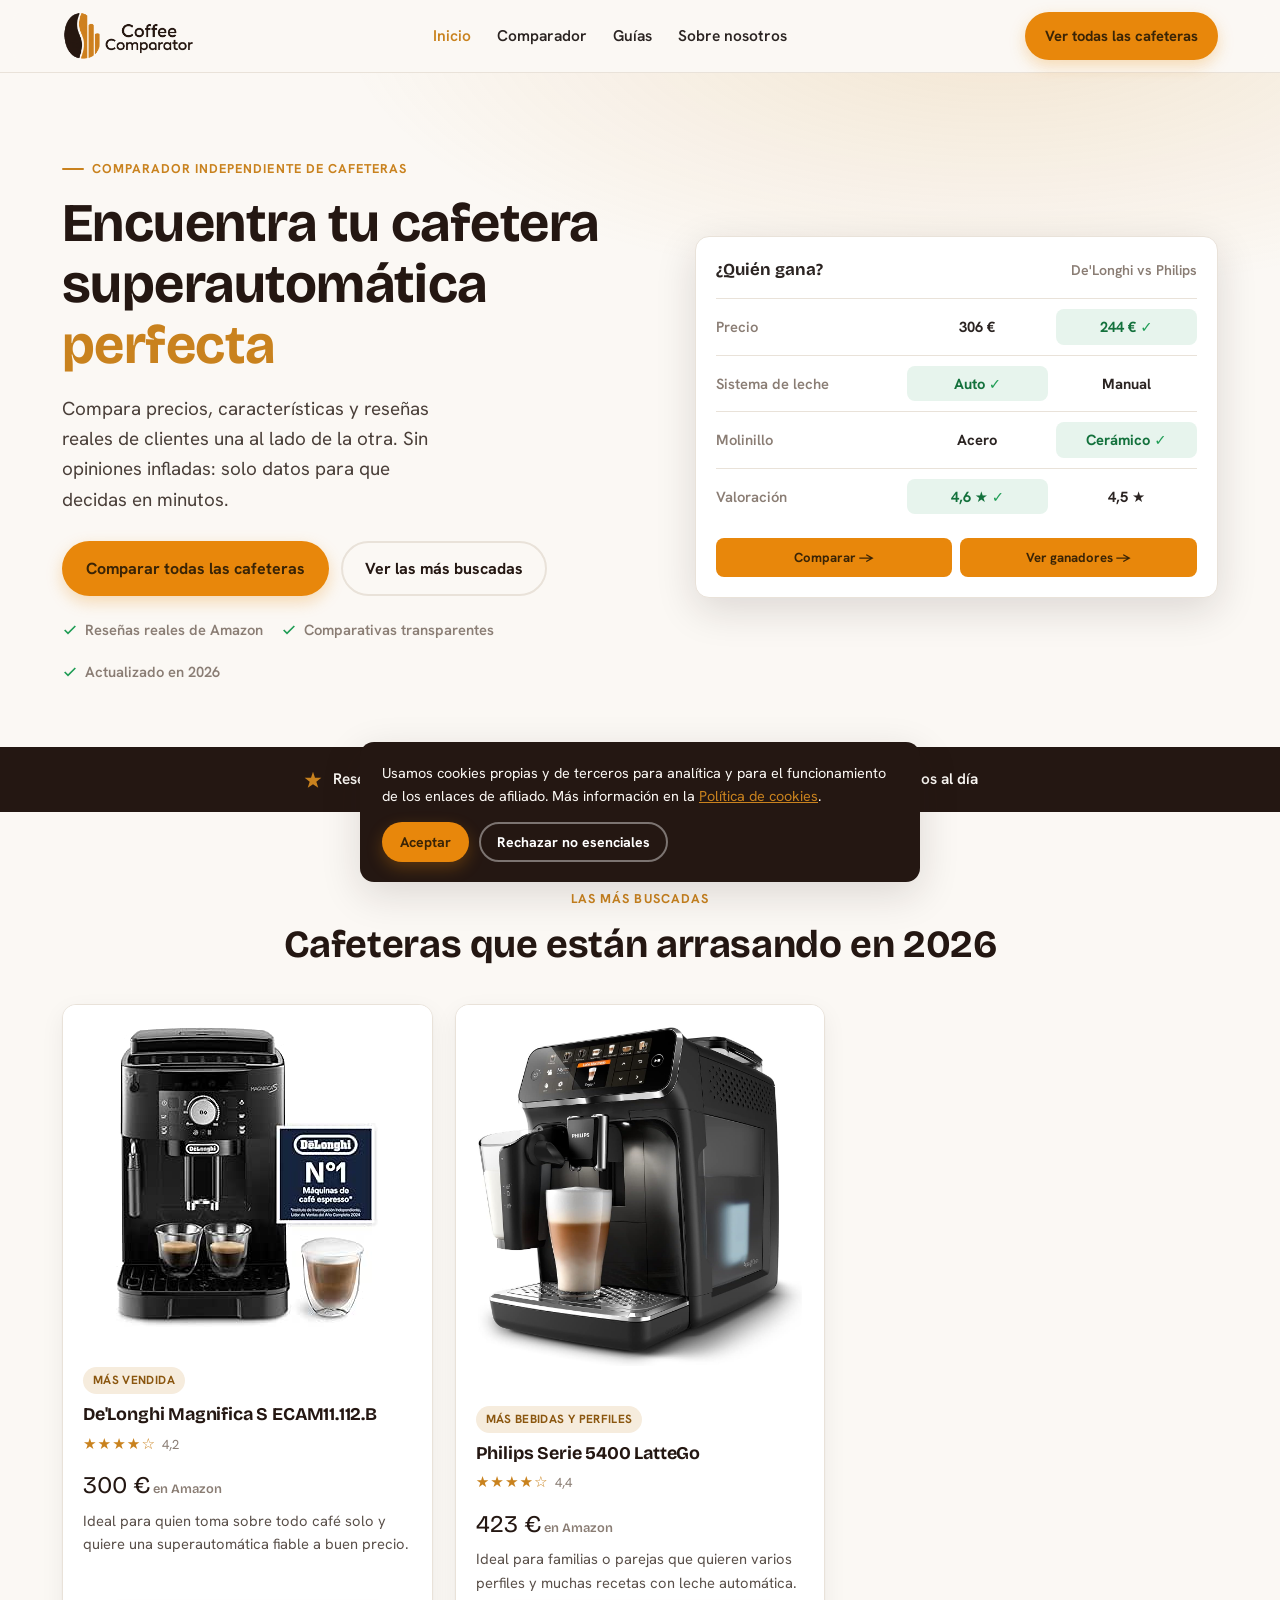
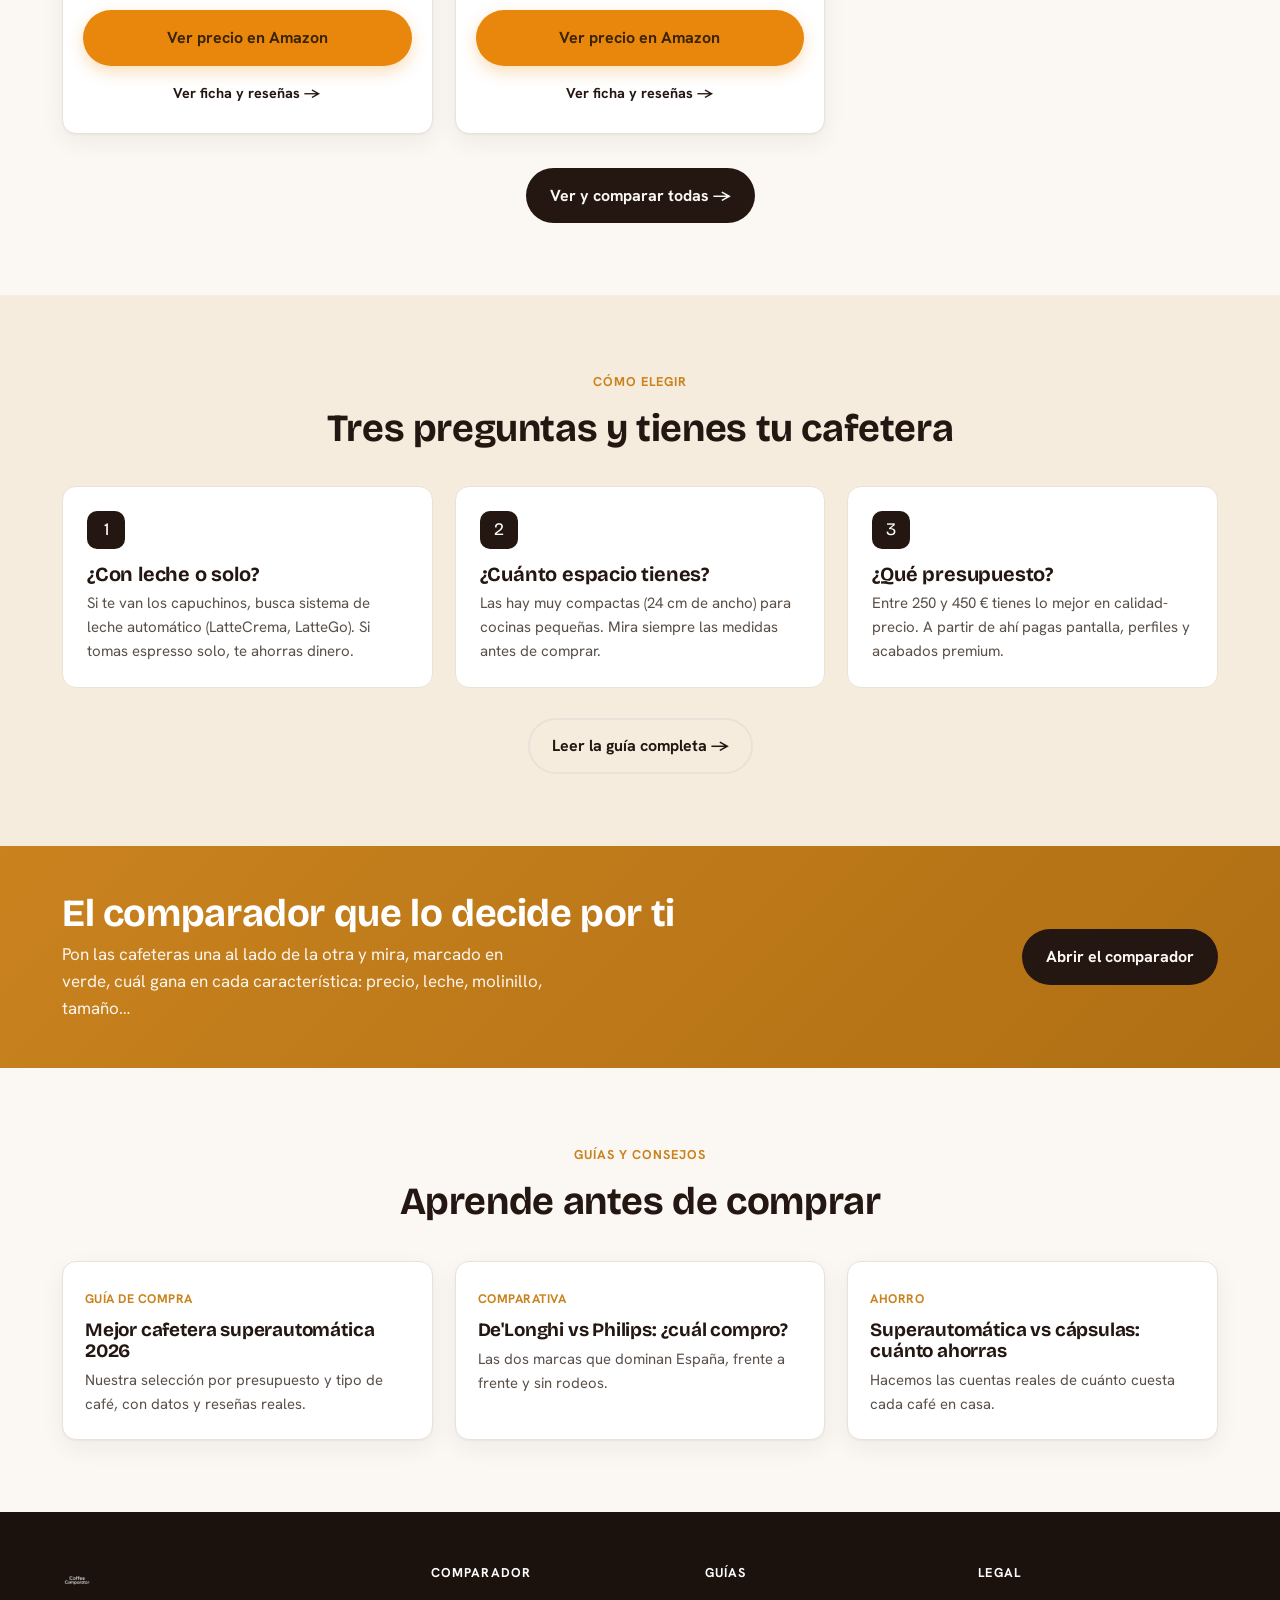
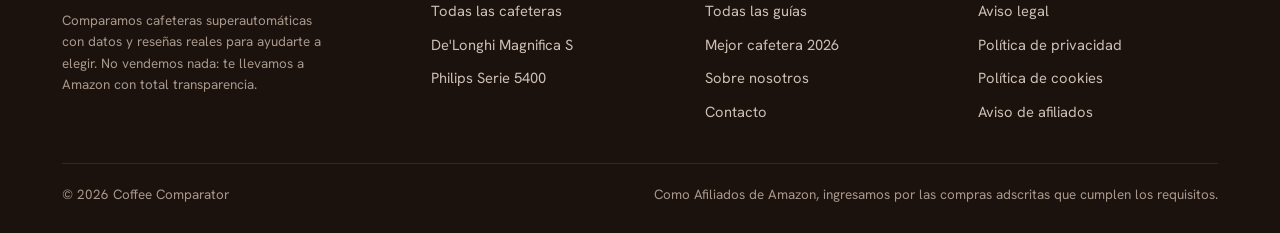
<file: index.html>
<!DOCTYPE html>
<html lang="es">
<head>
<meta charset="UTF-8">
<meta name="viewport" content="width=device-width, initial-scale=1">
<title>Coffee Comparator — Compara las mejores cafeteras superautomáticas 2026</title>
<meta name="description" content="Comparador independiente de cafeteras superautomáticas. Compara precios, características y reseñas reales de De'Longhi, Philips, Saeco y más, y elige la mejor para ti.">
<link rel="canonical" href="https://coffeecomparator.com/">
<meta property="og:type" content="website">
<meta property="og:locale" content="es_ES">
<meta property="og:title" content="Coffee Comparator — Compara las mejores cafeteras superautomáticas">
<meta property="og:description" content="Compara precios, características y reseñas reales y elige la cafetera superautomática perfecta para ti.">
<meta property="og:url" content="https://coffeecomparator.com/">
<meta property="og:image" content="https://coffeecomparator.com/img/logo.png">
<!-- hreflang listo para activar cuando exista /en/ :
<link rel="alternate" hreflang="es" href="https://coffeecomparator.com/">
<link rel="alternate" hreflang="en" href="https://coffeecomparator.com/en/"> -->
<link rel="icon" type="image/png" href="/img/favicon.png">
<link rel="preconnect" href="https://fonts.googleapis.com">
<link rel="preconnect" href="https://fonts.gstatic.com" crossorigin>
<link href="https://fonts.googleapis.com/css2?family=Bricolage+Grotesque:opsz,wght@12..96,600;12..96,700;12..96,800&family=Hanken+Grotesk:wght@400;500;600;700&display=swap" rel="stylesheet">
<link rel="stylesheet" href="/css/style.css">
<script type="application/ld+json">
{
  "@context":"https://schema.org",
  "@type":"WebSite",
  "name":"Coffee Comparator",
  "url":"https://coffeecomparator.com/",
  "inLanguage":"es",
  "description":"Comparador independiente de cafeteras superautomáticas."
}
</script>
</head>
<body>

<header class="header">
  <div class="contenedor">
    <a class="marca" href="/"><img src="/img/logo.png" alt="Coffee Comparator"></a>
    <nav class="nav" aria-label="Principal">
      <a href="/" class="activo">Inicio</a>
      <a href="/comparador.html">Comparador</a>
      <a href="/blog/">Guías</a>
      <a href="/sobre-nosotros.html">Sobre nosotros</a>
    </nav>
    <div class="header-cta">
      <a class="btn btn-amber btn-ver" href="/comparador.html">Ver todas las cafeteras</a>
      <button class="menu-btn" aria-label="Abrir menú" aria-expanded="false"><span></span><span></span><span></span></button>
    </div>
  </div>
</header>

<!-- HERO -->
<section class="hero">
  <div class="contenedor hero-grid">
    <div>
      <span class="eyebrow">Comparador independiente de cafeteras</span>
      <h1>Encuentra tu cafetera superautomática <em>perfecta</em></h1>
      <p class="lede">Compara precios, características y reseñas reales de clientes una al lado de la otra. Sin opiniones infladas: solo datos para que decidas en minutos.</p>
      <div class="hero-cta">
        <a class="btn btn-amber" href="/comparador.html">Comparar todas las cafeteras</a>
        <a class="btn btn-ghost" href="#mas-buscadas">Ver las más buscadas</a>
      </div>
      <div class="hero-tags">
        <span><svg viewBox="0 0 24 24" fill="none" stroke="currentColor" stroke-width="2.5"><path d="M20 6L9 17l-5-5"/></svg> Reseñas reales de Amazon</span>
        <span><svg viewBox="0 0 24 24" fill="none" stroke="currentColor" stroke-width="2.5"><path d="M20 6L9 17l-5-5"/></svg> Comparativas transparentes</span>
        <span><svg viewBox="0 0 24 24" fill="none" stroke="currentColor" stroke-width="2.5"><path d="M20 6L9 17l-5-5"/></svg> Actualizado en 2026</span>
      </div>
    </div>

    <!-- Elemento firma: el comparador en miniatura -->
    <div class="vs-card" aria-hidden="false">
      <div class="vs-head">
        <strong>¿Quién gana?</strong>
        <small>De'Longhi vs Philips</small>
      </div>
      <div class="vs-row">
        <span class="lab">Precio</span>
        <span class="vs-cell">306 €</span>
        <span class="vs-cell win">244 €</span>
      </div>
      <div class="vs-row">
        <span class="lab">Sistema de leche</span>
        <span class="vs-cell win">Auto</span>
        <span class="vs-cell">Manual</span>
      </div>
      <div class="vs-row">
        <span class="lab">Molinillo</span>
        <span class="vs-cell">Acero</span>
        <span class="vs-cell win">Cerámico</span>
      </div>
      <div class="vs-row">
        <span class="lab">Valoración</span>
        <span class="vs-cell win">4,6 ★</span>
        <span class="vs-cell">4,5 ★</span>
      </div>
      <div class="vs-foot">
        <a class="mini" href="/comparador.html">Comparar →</a>
        <a class="mini" href="/comparador.html">Ver ganadores →</a>
      </div>
    </div>
  </div>
</section>

<!-- TIRA DE CONFIANZA -->
<div class="trust">
  <div class="contenedor">
    <div><svg viewBox="0 0 24 24" fill="currentColor"><path d="M12 2l2.4 7.4H22l-6 4.6 2.3 7.4L12 17l-6.3 4.4L8 14 2 9.4h7.6z"/></svg> Reseñas reales de clientes</div>
    <div><svg viewBox="0 0 24 24" fill="none" stroke="currentColor" stroke-width="2"><path d="M9 11l3 3L22 4"/><path d="M21 12v7a2 2 0 0 1-2 2H5a2 2 0 0 1-2-2V5a2 2 0 0 1 2-2h11"/></svg> Comparativas lado a lado</div>
    <div><svg viewBox="0 0 24 24" fill="none" stroke="currentColor" stroke-width="2"><circle cx="12" cy="12" r="10"/><path d="M12 6v6l4 2"/></svg> Datos y precios al día</div>
  </div>
</div>

<!-- MÁS BUSCADAS -->
<section class="seccion" id="mas-buscadas">
  <div class="contenedor">
    <div class="centrado">
      <span class="eyebrow">Las más buscadas</span>
      <h2>Cafeteras que están arrasando en 2026</h2>
    </div>
    <div class="grid grid-3" id="cards-destacadas" style="margin-top:38px"></div>
    <div class="centrado" style="margin-top:34px">
      <a class="btn btn-espresso" href="/comparador.html">Ver y comparar todas →</a>
    </div>
  </div>
</section>

<!-- CÓMO ELEGIR -->
<section class="seccion" style="background:var(--crema-soft)">
  <div class="contenedor">
    <div class="centrado">
      <span class="eyebrow">Cómo elegir</span>
      <h2>Tres preguntas y tienes tu cafetera</h2>
    </div>
    <div class="pasos">
      <div class="paso">
        <div class="num">1</div>
        <h3>¿Con leche o solo?</h3>
        <p>Si te van los capuchinos, busca sistema de leche automático (LatteCrema, LatteGo). Si tomas espresso solo, te ahorras dinero.</p>
      </div>
      <div class="paso">
        <div class="num">2</div>
        <h3>¿Cuánto espacio tienes?</h3>
        <p>Las hay muy compactas (24 cm de ancho) para cocinas pequeñas. Mira siempre las medidas antes de comprar.</p>
      </div>
      <div class="paso">
        <div class="num">3</div>
        <h3>¿Qué presupuesto?</h3>
        <p>Entre 250 y 450 € tienes lo mejor en calidad-precio. A partir de ahí pagas pantalla, perfiles y acabados premium.</p>
      </div>
    </div>
    <div class="centrado" style="margin-top:30px">
      <a class="btn btn-ghost" href="/blog/mejor-cafetera-superautomatica.html">Leer la guía completa →</a>
    </div>
  </div>
</section>

<!-- BANDA COMPARADOR -->
<div class="banda">
  <div class="contenedor">
    <div>
      <h2>El comparador que lo decide por ti</h2>
      <p>Pon las cafeteras una al lado de la otra y mira, marcado en verde, cuál gana en cada característica: precio, leche, molinillo, tamaño…</p>
    </div>
    <a class="btn btn-espresso" href="/comparador.html">Abrir el comparador</a>
  </div>
</div>

<!-- GUÍAS / BLOG -->
<section class="seccion">
  <div class="contenedor">
    <div class="centrado">
      <span class="eyebrow">Guías y consejos</span>
      <h2>Aprende antes de comprar</h2>
    </div>
    <div class="grid grid-3" style="margin-top:38px">
      <a class="post" href="/blog/mejor-cafetera-superautomatica.html">
        <div class="post-body">
          <span class="cat">Guía de compra</span>
          <h3>Mejor cafetera superautomática 2026</h3>
          <p>Nuestra selección por presupuesto y tipo de café, con datos y reseñas reales.</p>
        </div>
      </a>
      <a class="post" href="/blog/">
        <div class="post-body">
          <span class="cat">Comparativa</span>
          <h3>De'Longhi vs Philips: ¿cuál compro?</h3>
          <p>Las dos marcas que dominan España, frente a frente y sin rodeos.</p>
        </div>
      </a>
      <a class="post" href="/blog/">
        <div class="post-body">
          <span class="cat">Ahorro</span>
          <h3>Superautomática vs cápsulas: cuánto ahorras</h3>
          <p>Hacemos las cuentas reales de cuánto cuesta cada café en casa.</p>
        </div>
      </a>
    </div>
  </div>
</section>

<footer class="footer">
  <div class="contenedor">
    <div class="footer-grid">
      <div>
        <img src="/img/logo-texto.png" alt="Coffee Comparator">
        <p class="disclosure">Comparamos cafeteras superautomáticas con datos y reseñas reales para ayudarte a elegir. No vendemos nada: te llevamos a Amazon con total transparencia.</p>
      </div>
      <div>
        <h4>Comparador</h4>
        <a href="/comparador.html">Todas las cafeteras</a>
        <a href="/cafeteras/delonghi-magnifica-s.html">De'Longhi Magnifica S</a>
        <a href="/cafeteras/philips-serie-5400.html">Philips Serie 5400</a>
      </div>
      <div>
        <h4>Guías</h4>
        <a href="/blog/">Todas las guías</a>
        <a href="/blog/mejor-cafetera-superautomatica.html">Mejor cafetera 2026</a>
        <a href="/sobre-nosotros.html">Sobre nosotros</a>
        <a href="/contacto.html">Contacto</a>
      </div>
      <div>
        <h4>Legal</h4>
        <a href="/legal/aviso-legal.html">Aviso legal</a>
        <a href="/legal/politica-privacidad.html">Política de privacidad</a>
        <a href="/legal/politica-cookies.html">Política de cookies</a>
        <a href="/legal/aviso-afiliados.html">Aviso de afiliados</a>
      </div>
    </div>
    <div class="footer-bottom">
      <span>© <span class="year">2026</span> Coffee Comparator</span>
      <span>Como Afiliados de Amazon, ingresamos por las compras adscritas que cumplen los requisitos.</span>
    </div>
  </div>
</footer>

<div class="cookies" id="cookies" role="dialog" aria-live="polite" aria-label="Aviso de cookies">
  <p>Usamos cookies propias y de terceros para analítica y para el funcionamiento de los enlaces de afiliado. Más información en la <a href="/legal/politica-cookies.html">Política de cookies</a>.</p>
  <div class="cookie-acc">
    <button class="btn btn-amber" data-cookie="accept">Aceptar</button>
    <button class="btn btn-ghost" data-cookie="reject" style="color:#fff;border-color:rgba(255,255,255,.4)">Rechazar no esenciales</button>
  </div>
</div>

<script src="/data/cafeteras.js"></script>
<script>
/* Render de las tarjetas destacadas en la home desde el archivo de datos */
(function(){
  var cont = document.getElementById("cards-destacadas");
  if(!cont || !window.CAFETERAS) return;
  cont.innerHTML = window.CAFETERAS.map(function(c){
    var full = Math.round(c.rating);
    var stars = "★".repeat(full)+"☆".repeat(5-full);
    return '<article class="card">'+
      '<div class="card-img"><img src="'+c.imagen+'" alt="'+c.marca+' '+c.nombre+'" loading="lazy" onerror="this.style.visibility=\'hidden\'"></div>'+
      '<div class="card-body">'+
        '<span class="badge">'+c.destacado+'</span>'+
        '<h3>'+c.marca+' '+c.nombre.split(" ").slice(0,3).join(" ")+'</h3>'+
        '<div class="stars">'+stars+'<small>'+c.rating.toFixed(1).replace(".",",")+'</small></div>'+
        '<div class="precio">'+c.precio+' €<small> en Amazon</small></div>'+
        '<p class="resumen">Ideal para '+c.idealPara+'.</p>'+
        '<div class="acciones">'+
          '<a class="btn btn-amber" rel="sponsored nofollow noopener" target="_blank" href="'+c.enlace+'">Ver precio en Amazon</a>'+
          '<a class="link-mas" href="/cafeteras/'+c.slug+'.html">Ver ficha y reseñas →</a>'+
        '</div>'+
      '</div>'+
    '</article>';
  }).join("");
})();
</script>
<script src="/js/main.js"></script>
</body>
</html>
</file>
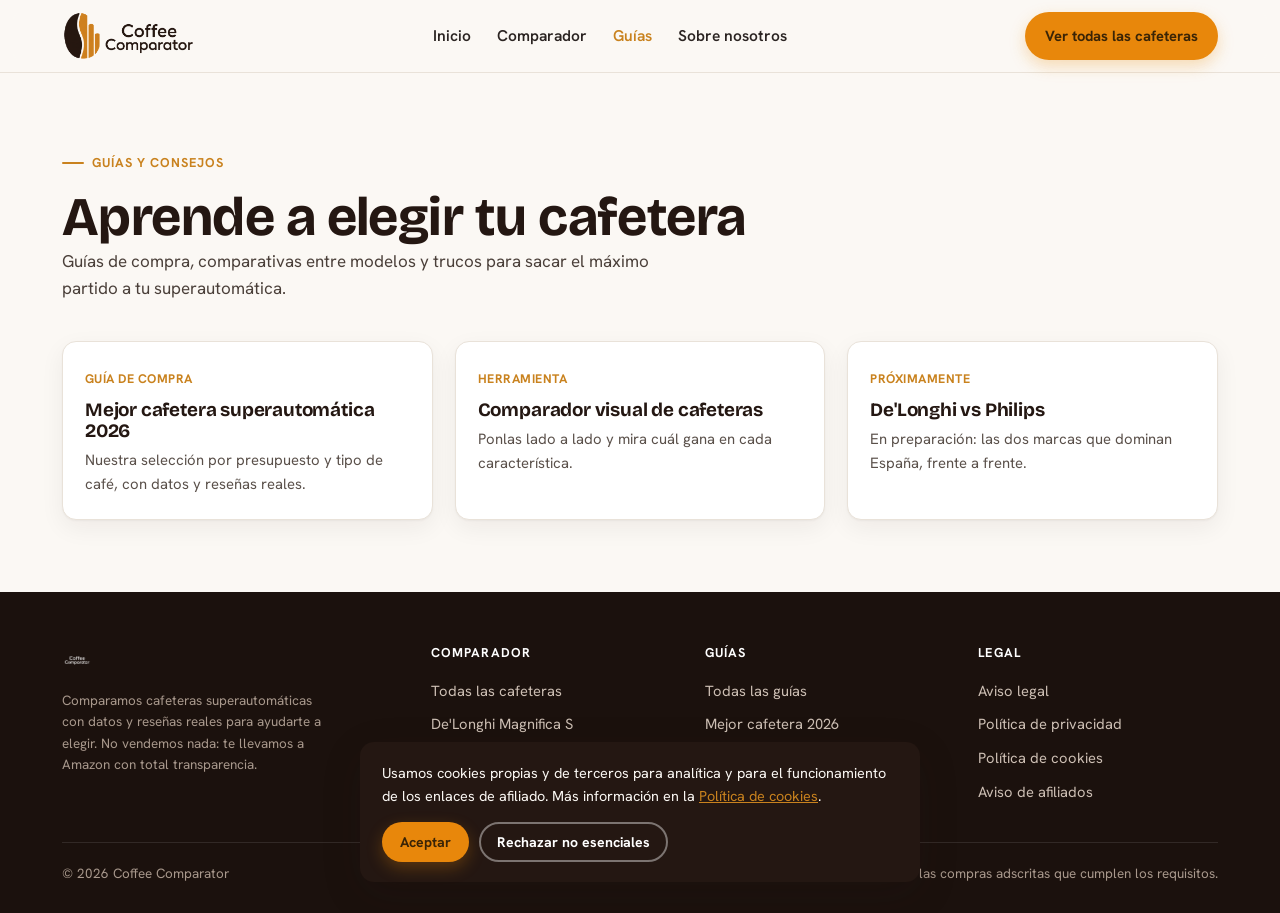
<file: blog/index.html>
<!DOCTYPE html>
<html lang="es">
<head>
<meta charset="UTF-8">
<meta name="viewport" content="width=device-width, initial-scale=1">
<title>Guías y comparativas de cafeteras | Coffee Comparator</title>
<meta name="description" content="Guías de compra, comparativas y consejos para elegir tu cafetera superautomática.">
<link rel="canonical" href="https://coffeecomparator.com/blog/">
<meta property="og:type" content="website">
<meta property="og:locale" content="es_ES">
<meta property="og:title" content="Guías y comparativas de cafeteras | Coffee Comparator">
<meta property="og:description" content="Guías de compra, comparativas y consejos para elegir tu cafetera superautomática.">
<meta property="og:url" content="https://coffeecomparator.com/blog/">
<meta property="og:image" content="https://coffeecomparator.com/img/logo.png">
<link rel="icon" type="image/png" href="/img/favicon.png">
<link rel="preconnect" href="https://fonts.googleapis.com">
<link rel="preconnect" href="https://fonts.gstatic.com" crossorigin>
<link href="https://fonts.googleapis.com/css2?family=Bricolage+Grotesque:opsz,wght@12..96,600;12..96,700;12..96,800&family=Hanken+Grotesk:wght@400;500;600;700&display=swap" rel="stylesheet">
<link rel="stylesheet" href="/css/style.css">

</head>
<body>
<header class="header">
  <div class="contenedor">
    <a class="marca" href="/"><img src="/img/logo.png" alt="Coffee Comparator"></a>
    <nav class="nav" aria-label="Principal">
      <a href="/">Inicio</a>
      <a href="/comparador.html">Comparador</a>
      <a href="/blog/" class="activo">Guías</a>
      <a href="/sobre-nosotros.html">Sobre nosotros</a>
    </nav>
    <div class="header-cta">
      <a class="btn btn-amber btn-ver" href="/comparador.html">Ver todas las cafeteras</a>
      <button class="menu-btn" aria-label="Abrir menú" aria-expanded="false"><span></span><span></span><span></span></button>
    </div>
  </div>
</header>
<section class="seccion">
  <div class="contenedor">
    <span class="eyebrow">Guías y consejos</span>
    <h1>Aprende a elegir tu cafetera</h1>
    <p style="max-width:60ch;color:#4a3f39">Guías de compra, comparativas entre modelos y trucos para sacar el máximo partido a tu superautomática.</p>
    <div class="grid grid-3" style="margin-top:38px">
      <a class="post" href="/blog/mejor-cafetera-superautomatica.html"><div class="post-body"><span class="cat">Guía de compra</span><h3>Mejor cafetera superautomática 2026</h3><p>Nuestra selección por presupuesto y tipo de café, con datos y reseñas reales.</p></div></a>
      <a class="post" href="/comparador.html"><div class="post-body"><span class="cat">Herramienta</span><h3>Comparador visual de cafeteras</h3><p>Ponlas lado a lado y mira cuál gana en cada característica.</p></div></a>
      <article class="post"><div class="post-body"><span class="cat">Próximamente</span><h3>De'Longhi vs Philips</h3><p>En preparación: las dos marcas que dominan España, frente a frente.</p></div></article>
    </div>
  </div>
</section>
<footer class="footer">
  <div class="contenedor">
    <div class="footer-grid">
      <div>
        <img src="/img/logo-texto.png" alt="Coffee Comparator">
        <p class="disclosure">Comparamos cafeteras superautomáticas con datos y reseñas reales para ayudarte a elegir. No vendemos nada: te llevamos a Amazon con total transparencia.</p>
      </div>
      <div>
        <h4>Comparador</h4>
        <a href="/comparador.html">Todas las cafeteras</a>
        <a href="/cafeteras/delonghi-magnifica-s.html">De'Longhi Magnifica S</a>
        <a href="/cafeteras/philips-serie-5400.html">Philips Serie 5400</a>
      </div>
      <div>
        <h4>Guías</h4>
        <a href="/blog/">Todas las guías</a>
        <a href="/blog/mejor-cafetera-superautomatica.html">Mejor cafetera 2026</a>
        <a href="/sobre-nosotros.html">Sobre nosotros</a>
        <a href="/contacto.html">Contacto</a>
      </div>
      <div>
        <h4>Legal</h4>
        <a href="/legal/aviso-legal.html">Aviso legal</a>
        <a href="/legal/politica-privacidad.html">Política de privacidad</a>
        <a href="/legal/politica-cookies.html">Política de cookies</a>
        <a href="/legal/aviso-afiliados.html">Aviso de afiliados</a>
      </div>
    </div>
    <div class="footer-bottom">
      <span>© <span class="year">2026</span> Coffee Comparator</span>
      <span>Como Afiliados de Amazon, ingresamos por las compras adscritas que cumplen los requisitos.</span>
    </div>
  </div>
</footer>

<div class="cookies" id="cookies" role="dialog" aria-live="polite" aria-label="Aviso de cookies">
  <p>Usamos cookies propias y de terceros para analítica y para el funcionamiento de los enlaces de afiliado. Más información en la <a href="/legal/politica-cookies.html">Política de cookies</a>.</p>
  <div class="cookie-acc">
    <button class="btn btn-amber" data-cookie="accept">Aceptar</button>
    <button class="btn btn-ghost" data-cookie="reject" style="color:#fff;border-color:rgba(255,255,255,.4)">Rechazar no esenciales</button>
  </div>
</div>

<script src="/data/cafeteras.js"></script>
<script src="/js/main.js"></script>
</body>
</html>
</file>
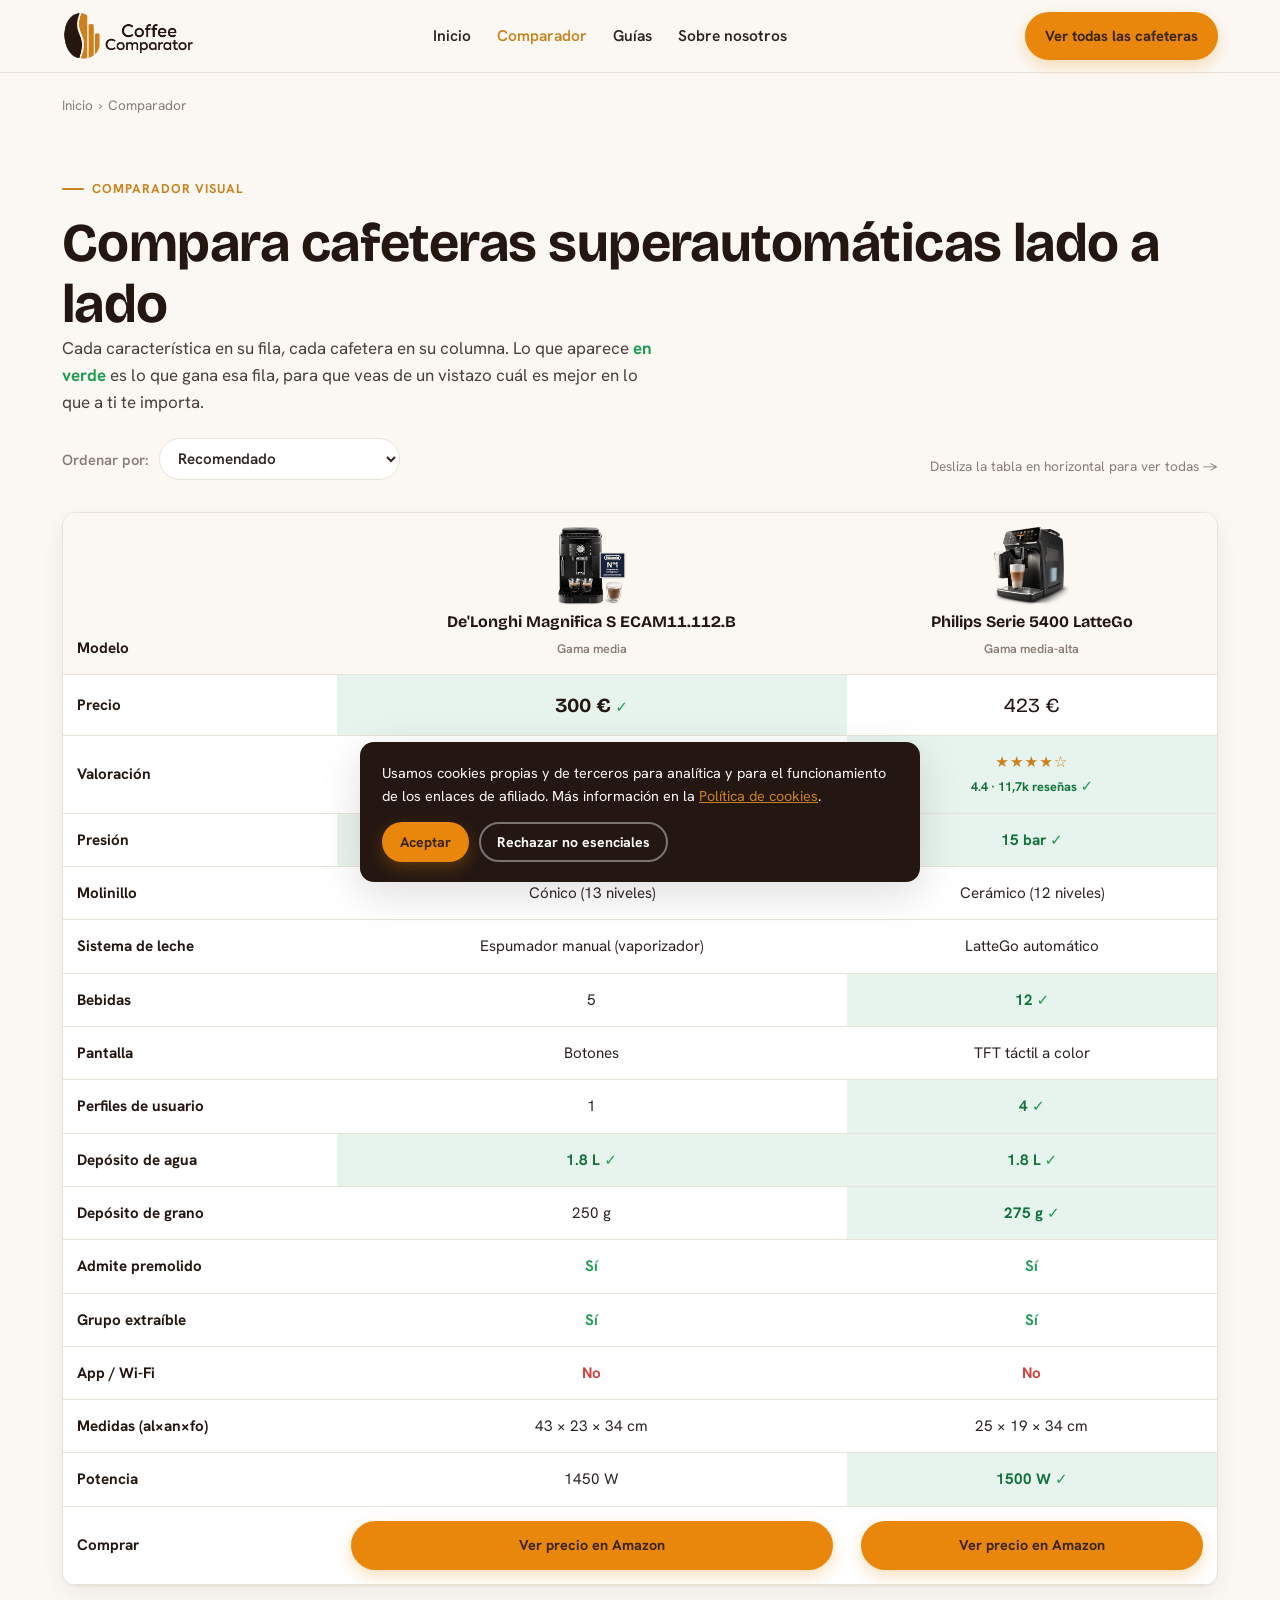
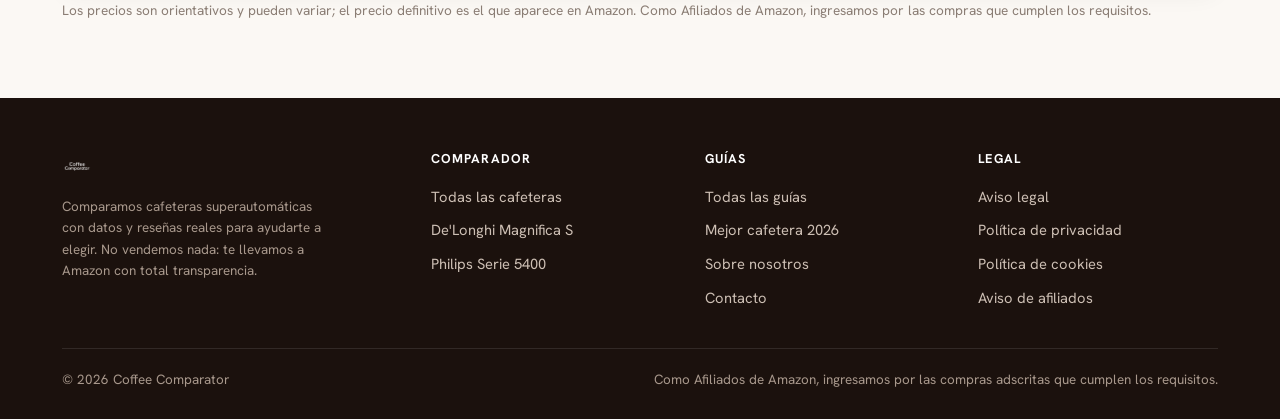
<file: comparador.html>
<!DOCTYPE html>
<html lang="es">
<head>
<meta charset="UTF-8">
<meta name="viewport" content="width=device-width, initial-scale=1">
<title>Comparador de cafeteras superautomáticas 2026 | Coffee Comparator</title>
<meta name="description" content="Compara cafeteras superautomáticas lado a lado: precio, presión, sistema de leche, molinillo y más. Marcamos en verde cuál gana en cada característica.">
<link rel="canonical" href="https://coffeecomparator.com/comparador.html">
<meta property="og:type" content="website">
<meta property="og:locale" content="es_ES">
<meta property="og:title" content="Comparador de cafeteras superautomáticas 2026">
<meta property="og:description" content="Compara cafeteras lado a lado y descubre cuál gana en cada característica.">
<meta property="og:url" content="https://coffeecomparator.com/comparador.html">
<meta property="og:image" content="https://coffeecomparator.com/img/logo.png">
<link rel="icon" type="image/png" href="/img/favicon.png">
<link rel="preconnect" href="https://fonts.googleapis.com">
<link rel="preconnect" href="https://fonts.gstatic.com" crossorigin>
<link href="https://fonts.googleapis.com/css2?family=Bricolage+Grotesque:opsz,wght@12..96,600;12..96,700;12..96,800&family=Hanken+Grotesk:wght@400;500;600;700&display=swap" rel="stylesheet">
<link rel="stylesheet" href="/css/style.css">
</head>
<body>

<header class="header">
  <div class="contenedor">
    <a class="marca" href="/"><img src="/img/logo.png" alt="Coffee Comparator"></a>
    <nav class="nav" aria-label="Principal">
      <a href="/">Inicio</a>
      <a href="/comparador.html" class="activo">Comparador</a>
      <a href="/blog/">Guías</a>
      <a href="/sobre-nosotros.html">Sobre nosotros</a>
    </nav>
    <div class="header-cta">
      <a class="btn btn-amber btn-ver" href="/comparador.html">Ver todas las cafeteras</a>
      <button class="menu-btn" aria-label="Abrir menú" aria-expanded="false"><span></span><span></span><span></span></button>
    </div>
  </div>
</header>

<div class="contenedor">
  <nav class="breadcrumb" aria-label="Ruta"><a href="/">Inicio</a><span>›</span>Comparador</nav>
</div>

<section class="cmp-intro">
  <div class="contenedor">
    <span class="eyebrow">Comparador visual</span>
    <h1>Compara cafeteras superautomáticas lado a lado</h1>
    <p style="max-width:60ch;color:#4a3f39">Cada característica en su fila, cada cafetera en su columna. Lo que aparece <span class="si">en verde</span> es lo que gana esa fila, para que veas de un vistazo cuál es mejor en lo que a ti te importa.</p>

    <div class="cmp-toolbar">
      <div class="orden">
        <label for="cmp-orden">Ordenar por:</label>
        <select id="cmp-orden">
          <option value="default">Recomendado</option>
          <option value="precio">Precio (más barato primero)</option>
          <option value="rating">Mejor valoradas</option>
        </select>
      </div>
      <span class="cmp-nota">Desliza la tabla en horizontal para ver todas →</span>
    </div>
  </div>
</section>

<div class="contenedor" style="padding-bottom:60px">
  <div class="cmp-scroll">
    <div id="cmp-tabla"></div>
  </div>
  <p class="cmp-nota">Los precios son orientativos y pueden variar; el precio definitivo es el que aparece en Amazon. Como Afiliados de Amazon, ingresamos por las compras que cumplen los requisitos.</p>
</div>

<footer class="footer">
  <div class="contenedor">
    <div class="footer-grid">
      <div>
        <img src="/img/logo-texto.png" alt="Coffee Comparator">
        <p class="disclosure">Comparamos cafeteras superautomáticas con datos y reseñas reales para ayudarte a elegir. No vendemos nada: te llevamos a Amazon con total transparencia.</p>
      </div>
      <div>
        <h4>Comparador</h4>
        <a href="/comparador.html">Todas las cafeteras</a>
        <a href="/cafeteras/delonghi-magnifica-s.html">De'Longhi Magnifica S</a>
        <a href="/cafeteras/philips-serie-5400.html">Philips Serie 5400</a>
      </div>
      <div>
        <h4>Guías</h4>
        <a href="/blog/">Todas las guías</a>
        <a href="/blog/mejor-cafetera-superautomatica.html">Mejor cafetera 2026</a>
        <a href="/sobre-nosotros.html">Sobre nosotros</a>
        <a href="/contacto.html">Contacto</a>
      </div>
      <div>
        <h4>Legal</h4>
        <a href="/legal/aviso-legal.html">Aviso legal</a>
        <a href="/legal/politica-privacidad.html">Política de privacidad</a>
        <a href="/legal/politica-cookies.html">Política de cookies</a>
        <a href="/legal/aviso-afiliados.html">Aviso de afiliados</a>
      </div>
    </div>
    <div class="footer-bottom">
      <span>© <span class="year">2026</span> Coffee Comparator</span>
      <span>Como Afiliados de Amazon, ingresamos por las compras adscritas que cumplen los requisitos.</span>
    </div>
  </div>
</footer>

<div class="cookies" id="cookies" role="dialog" aria-live="polite" aria-label="Aviso de cookies">
  <p>Usamos cookies propias y de terceros para analítica y para el funcionamiento de los enlaces de afiliado. Más información en la <a href="/legal/politica-cookies.html">Política de cookies</a>.</p>
  <div class="cookie-acc">
    <button class="btn btn-amber" data-cookie="accept">Aceptar</button>
    <button class="btn btn-ghost" data-cookie="reject" style="color:#fff;border-color:rgba(255,255,255,.4)">Rechazar no esenciales</button>
  </div>
</div>

<script src="/data/cafeteras.js"></script>
<script src="/js/comparador.js"></script>
<script src="/js/main.js"></script>
</body>
</html>
</file>
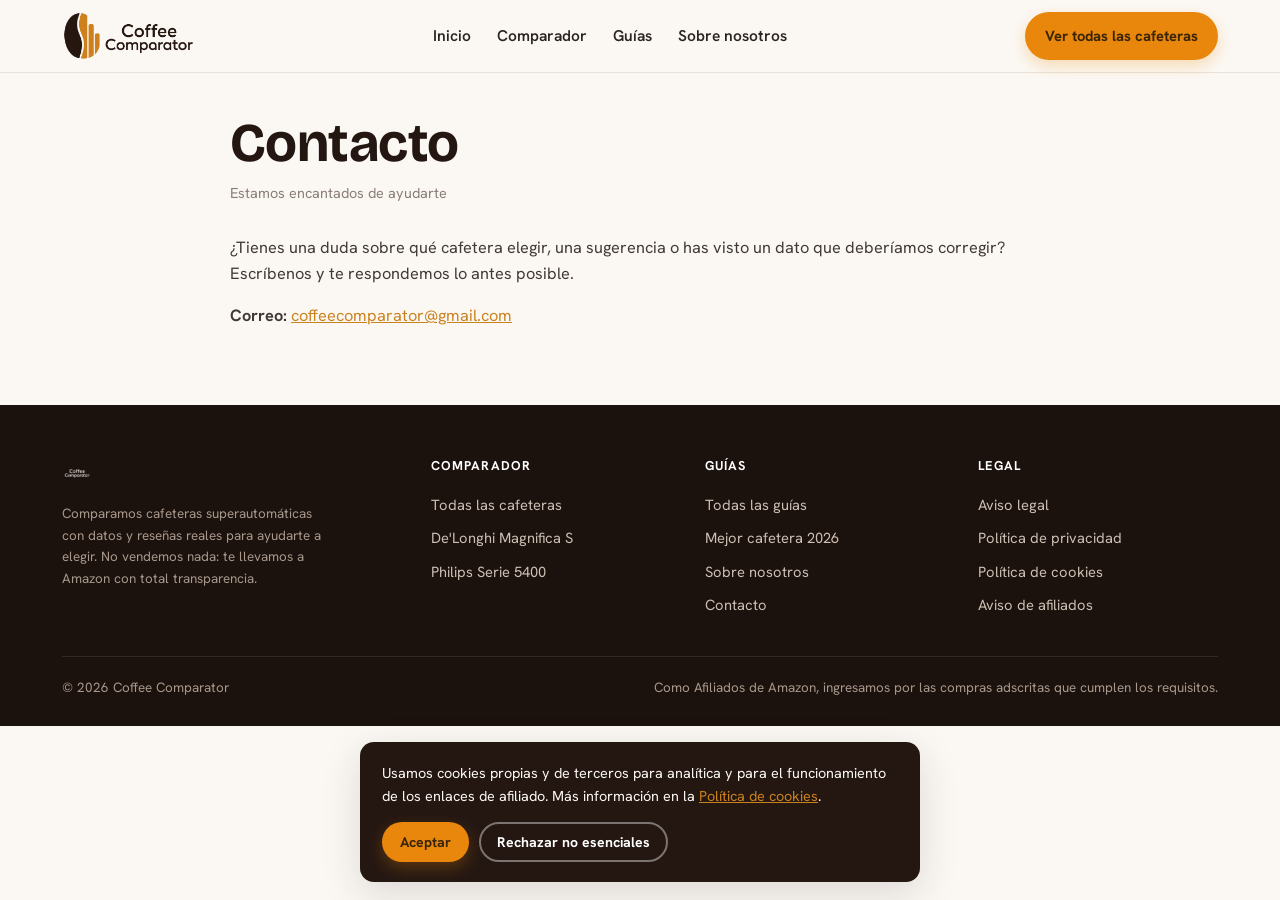
<file: contacto.html>
<!DOCTYPE html>
<html lang="es">
<head>
<meta charset="UTF-8">
<meta name="viewport" content="width=device-width, initial-scale=1">
<title>Contacto | Coffee Comparator</title>
<meta name="description" content="¿Tienes una duda o sugerencia sobre cafeteras? Escríbenos.">
<link rel="canonical" href="https://coffeecomparator.com/contacto.html">
<meta property="og:type" content="website">
<meta property="og:locale" content="es_ES">
<meta property="og:title" content="Contacto | Coffee Comparator">
<meta property="og:description" content="¿Tienes una duda o sugerencia sobre cafeteras? Escríbenos.">
<meta property="og:url" content="https://coffeecomparator.com/contacto.html">
<meta property="og:image" content="https://coffeecomparator.com/img/logo.png">
<link rel="icon" type="image/png" href="/img/favicon.png">
<link rel="preconnect" href="https://fonts.googleapis.com">
<link rel="preconnect" href="https://fonts.gstatic.com" crossorigin>
<link href="https://fonts.googleapis.com/css2?family=Bricolage+Grotesque:opsz,wght@12..96,600;12..96,700;12..96,800&family=Hanken+Grotesk:wght@400;500;600;700&display=swap" rel="stylesheet">
<link rel="stylesheet" href="/css/style.css">

</head>
<body>
<header class="header">
  <div class="contenedor">
    <a class="marca" href="/"><img src="/img/logo.png" alt="Coffee Comparator"></a>
    <nav class="nav" aria-label="Principal">
      <a href="/">Inicio</a>
      <a href="/comparador.html">Comparador</a>
      <a href="/blog/">Guías</a>
      <a href="/sobre-nosotros.html">Sobre nosotros</a>
    </nav>
    <div class="header-cta">
      <a class="btn btn-amber btn-ver" href="/comparador.html">Ver todas las cafeteras</a>
      <button class="menu-btn" aria-label="Abrir menú" aria-expanded="false"><span></span><span></span><span></span></button>
    </div>
  </div>
</header>
<main class="contenedor doc">
  <h1>Contacto</h1>
  <p class="meta">Estamos encantados de ayudarte</p>
  <p>¿Tienes una duda sobre qué cafetera elegir, una sugerencia o has visto un dato que deberíamos corregir? Escríbenos y te respondemos lo antes posible.</p>
  <p><strong>Correo:</strong> <a href="mailto:coffeecomparator@gmail.com">coffeecomparator@gmail.com</a></p>
  
</main>
<footer class="footer">
  <div class="contenedor">
    <div class="footer-grid">
      <div>
        <img src="/img/logo-texto.png" alt="Coffee Comparator">
        <p class="disclosure">Comparamos cafeteras superautomáticas con datos y reseñas reales para ayudarte a elegir. No vendemos nada: te llevamos a Amazon con total transparencia.</p>
      </div>
      <div>
        <h4>Comparador</h4>
        <a href="/comparador.html">Todas las cafeteras</a>
        <a href="/cafeteras/delonghi-magnifica-s.html">De'Longhi Magnifica S</a>
        <a href="/cafeteras/philips-serie-5400.html">Philips Serie 5400</a>
      </div>
      <div>
        <h4>Guías</h4>
        <a href="/blog/">Todas las guías</a>
        <a href="/blog/mejor-cafetera-superautomatica.html">Mejor cafetera 2026</a>
        <a href="/sobre-nosotros.html">Sobre nosotros</a>
        <a href="/contacto.html">Contacto</a>
      </div>
      <div>
        <h4>Legal</h4>
        <a href="/legal/aviso-legal.html">Aviso legal</a>
        <a href="/legal/politica-privacidad.html">Política de privacidad</a>
        <a href="/legal/politica-cookies.html">Política de cookies</a>
        <a href="/legal/aviso-afiliados.html">Aviso de afiliados</a>
      </div>
    </div>
    <div class="footer-bottom">
      <span>© <span class="year">2026</span> Coffee Comparator</span>
      <span>Como Afiliados de Amazon, ingresamos por las compras adscritas que cumplen los requisitos.</span>
    </div>
  </div>
</footer>

<div class="cookies" id="cookies" role="dialog" aria-live="polite" aria-label="Aviso de cookies">
  <p>Usamos cookies propias y de terceros para analítica y para el funcionamiento de los enlaces de afiliado. Más información en la <a href="/legal/politica-cookies.html">Política de cookies</a>.</p>
  <div class="cookie-acc">
    <button class="btn btn-amber" data-cookie="accept">Aceptar</button>
    <button class="btn btn-ghost" data-cookie="reject" style="color:#fff;border-color:rgba(255,255,255,.4)">Rechazar no esenciales</button>
  </div>
</div>

<script src="/data/cafeteras.js"></script>
<script src="/js/main.js"></script>
</body>
</html>
</file>
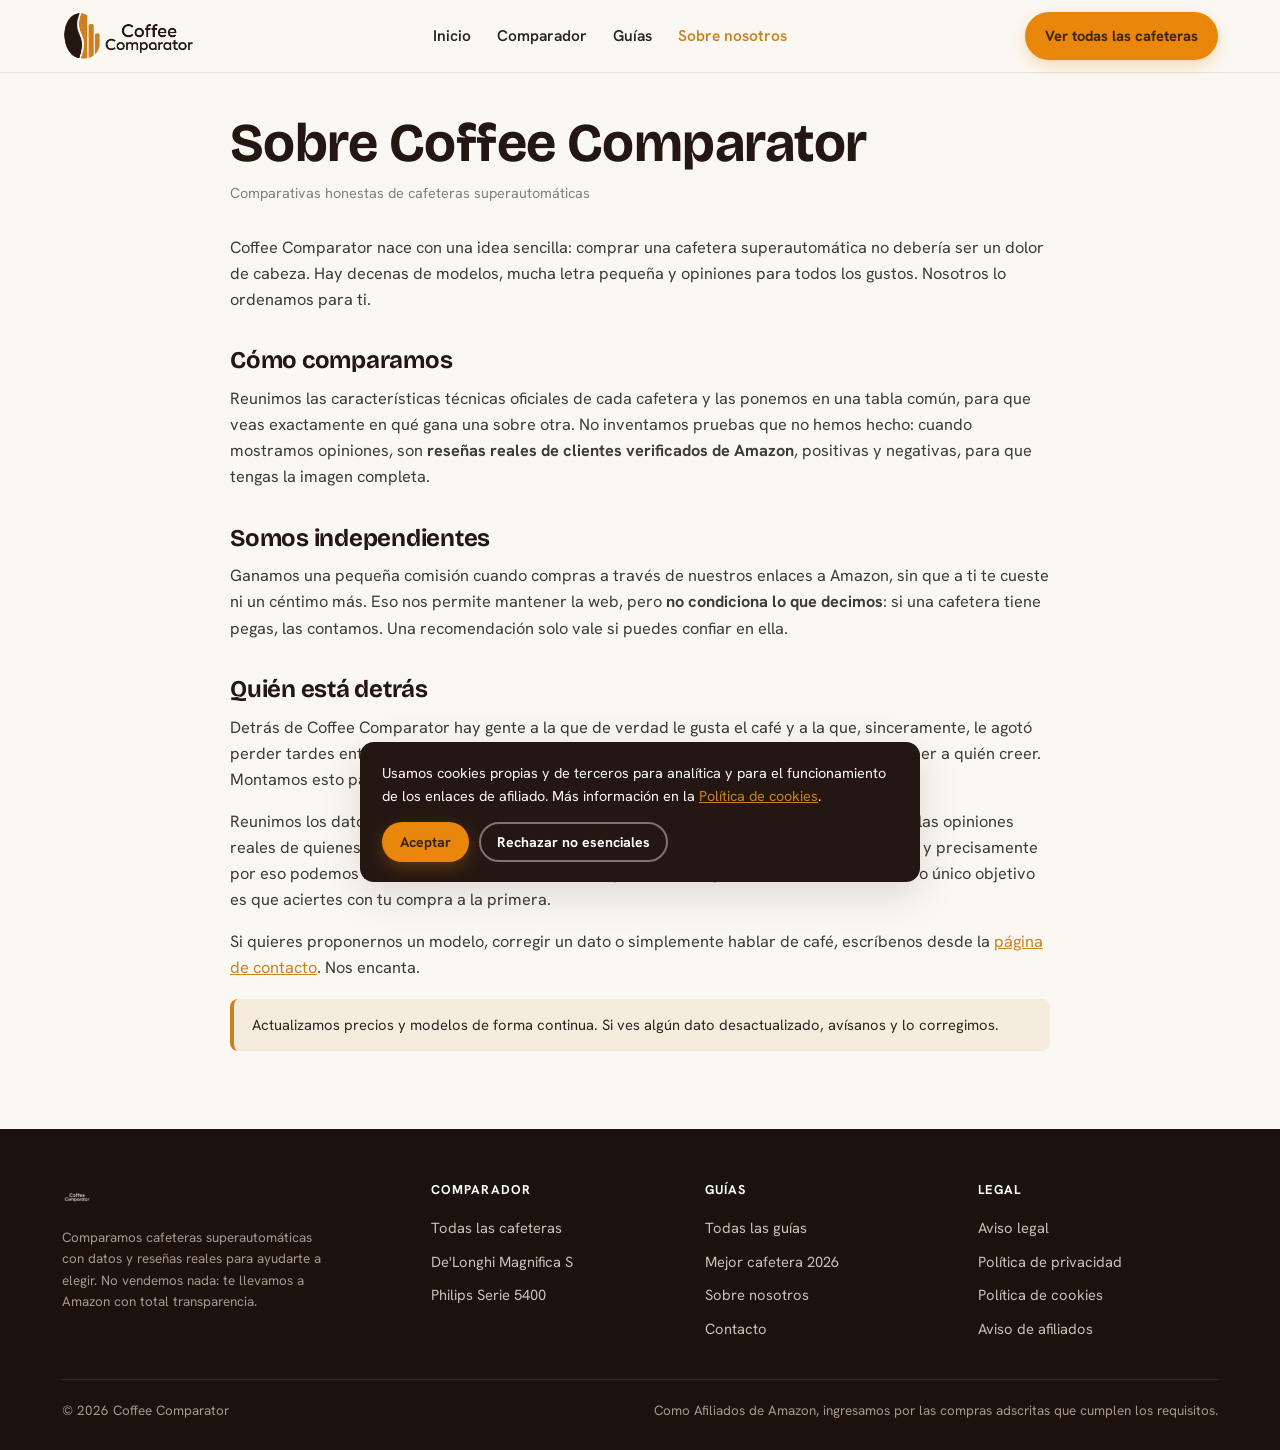
<file: sobre-nosotros.html>
<!DOCTYPE html>
<html lang="es">
<head>
<meta charset="UTF-8">
<meta name="viewport" content="width=device-width, initial-scale=1">
<title>Sobre nosotros | Coffee Comparator</title>
<meta name="description" content="Quiénes somos y cómo comparamos cafeteras superautomáticas: metodología, independencia y reseñas reales.">
<link rel="canonical" href="https://coffeecomparator.com/sobre-nosotros.html">
<meta property="og:type" content="website">
<meta property="og:locale" content="es_ES">
<meta property="og:title" content="Sobre nosotros | Coffee Comparator">
<meta property="og:description" content="Quiénes somos y cómo comparamos cafeteras superautomáticas: metodología, independencia y reseñas reales.">
<meta property="og:url" content="https://coffeecomparator.com/sobre-nosotros.html">
<meta property="og:image" content="https://coffeecomparator.com/img/logo.png">
<link rel="icon" type="image/png" href="/img/favicon.png">
<link rel="preconnect" href="https://fonts.googleapis.com">
<link rel="preconnect" href="https://fonts.gstatic.com" crossorigin>
<link href="https://fonts.googleapis.com/css2?family=Bricolage+Grotesque:opsz,wght@12..96,600;12..96,700;12..96,800&family=Hanken+Grotesk:wght@400;500;600;700&display=swap" rel="stylesheet">
<link rel="stylesheet" href="/css/style.css">

</head>
<body>
<header class="header">
  <div class="contenedor">
    <a class="marca" href="/"><img src="/img/logo.png" alt="Coffee Comparator"></a>
    <nav class="nav" aria-label="Principal">
      <a href="/">Inicio</a>
      <a href="/comparador.html">Comparador</a>
      <a href="/blog/">Guías</a>
      <a href="/sobre-nosotros.html" class="activo">Sobre nosotros</a>
    </nav>
    <div class="header-cta">
      <a class="btn btn-amber btn-ver" href="/comparador.html">Ver todas las cafeteras</a>
      <button class="menu-btn" aria-label="Abrir menú" aria-expanded="false"><span></span><span></span><span></span></button>
    </div>
  </div>
</header>
<main class="contenedor doc">
  <h1>Sobre Coffee Comparator</h1>
  <p class="meta">Comparativas honestas de cafeteras superautomáticas</p>
  <p>Coffee Comparator nace con una idea sencilla: comprar una cafetera superautomática no debería ser un dolor de cabeza. Hay decenas de modelos, mucha letra pequeña y opiniones para todos los gustos. Nosotros lo ordenamos para ti.</p>

  <h2>Cómo comparamos</h2>
  <p>Reunimos las características técnicas oficiales de cada cafetera y las ponemos en una tabla común, para que veas exactamente en qué gana una sobre otra. No inventamos pruebas que no hemos hecho: cuando mostramos opiniones, son <strong>reseñas reales de clientes verificados de Amazon</strong>, positivas y negativas, para que tengas la imagen completa.</p>

  <h2>Somos independientes</h2>
  <p>Ganamos una pequeña comisión cuando compras a través de nuestros enlaces a Amazon, sin que a ti te cueste ni un céntimo más. Eso nos permite mantener la web, pero <strong>no condiciona lo que decimos</strong>: si una cafetera tiene pegas, las contamos. Una recomendación solo vale si puedes confiar en ella.</p>

  <h2>Quién está detrás</h2>
  <p>Detrás de Coffee Comparator hay gente a la que de verdad le gusta el café y a la que, sinceramente, le agotó perder tardes enteras comparando fichas técnicas, leyendo reseñas contradictorias y sin saber a quién creer. Montamos esto para hacer ese trabajo aburrido por ti.</p>
  <p>Reunimos los datos oficiales de cada máquina, los ordenamos en una misma tabla y filtramos las opiniones reales de quienes ya las tienen en casa. No somos una tienda ni la marca de ninguna cafetera, y precisamente por eso podemos hablar claro: te decimos lo bueno y también lo que no nos convence. Nuestro único objetivo es que aciertes con tu compra a la primera.</p>
  <p>Si quieres proponernos un modelo, corregir un dato o simplemente hablar de café, escríbenos desde la <a href="/contacto.html">página de contacto</a>. Nos encanta.</p>

  <div class="nota">Actualizamos precios y modelos de forma continua. Si ves algún dato desactualizado, avísanos y lo corregimos.</div>
</main>
<footer class="footer">
  <div class="contenedor">
    <div class="footer-grid">
      <div>
        <img src="/img/logo-texto.png" alt="Coffee Comparator">
        <p class="disclosure">Comparamos cafeteras superautomáticas con datos y reseñas reales para ayudarte a elegir. No vendemos nada: te llevamos a Amazon con total transparencia.</p>
      </div>
      <div>
        <h4>Comparador</h4>
        <a href="/comparador.html">Todas las cafeteras</a>
        <a href="/cafeteras/delonghi-magnifica-s.html">De'Longhi Magnifica S</a>
        <a href="/cafeteras/philips-serie-5400.html">Philips Serie 5400</a>
      </div>
      <div>
        <h4>Guías</h4>
        <a href="/blog/">Todas las guías</a>
        <a href="/blog/mejor-cafetera-superautomatica.html">Mejor cafetera 2026</a>
        <a href="/sobre-nosotros.html">Sobre nosotros</a>
        <a href="/contacto.html">Contacto</a>
      </div>
      <div>
        <h4>Legal</h4>
        <a href="/legal/aviso-legal.html">Aviso legal</a>
        <a href="/legal/politica-privacidad.html">Política de privacidad</a>
        <a href="/legal/politica-cookies.html">Política de cookies</a>
        <a href="/legal/aviso-afiliados.html">Aviso de afiliados</a>
      </div>
    </div>
    <div class="footer-bottom">
      <span>© <span class="year">2026</span> Coffee Comparator</span>
      <span>Como Afiliados de Amazon, ingresamos por las compras adscritas que cumplen los requisitos.</span>
    </div>
  </div>
</footer>

<div class="cookies" id="cookies" role="dialog" aria-live="polite" aria-label="Aviso de cookies">
  <p>Usamos cookies propias y de terceros para analítica y para el funcionamiento de los enlaces de afiliado. Más información en la <a href="/legal/politica-cookies.html">Política de cookies</a>.</p>
  <div class="cookie-acc">
    <button class="btn btn-amber" data-cookie="accept">Aceptar</button>
    <button class="btn btn-ghost" data-cookie="reject" style="color:#fff;border-color:rgba(255,255,255,.4)">Rechazar no esenciales</button>
  </div>
</div>

<script src="/data/cafeteras.js"></script>
<script src="/js/main.js"></script>
</body>
</html>
</file>
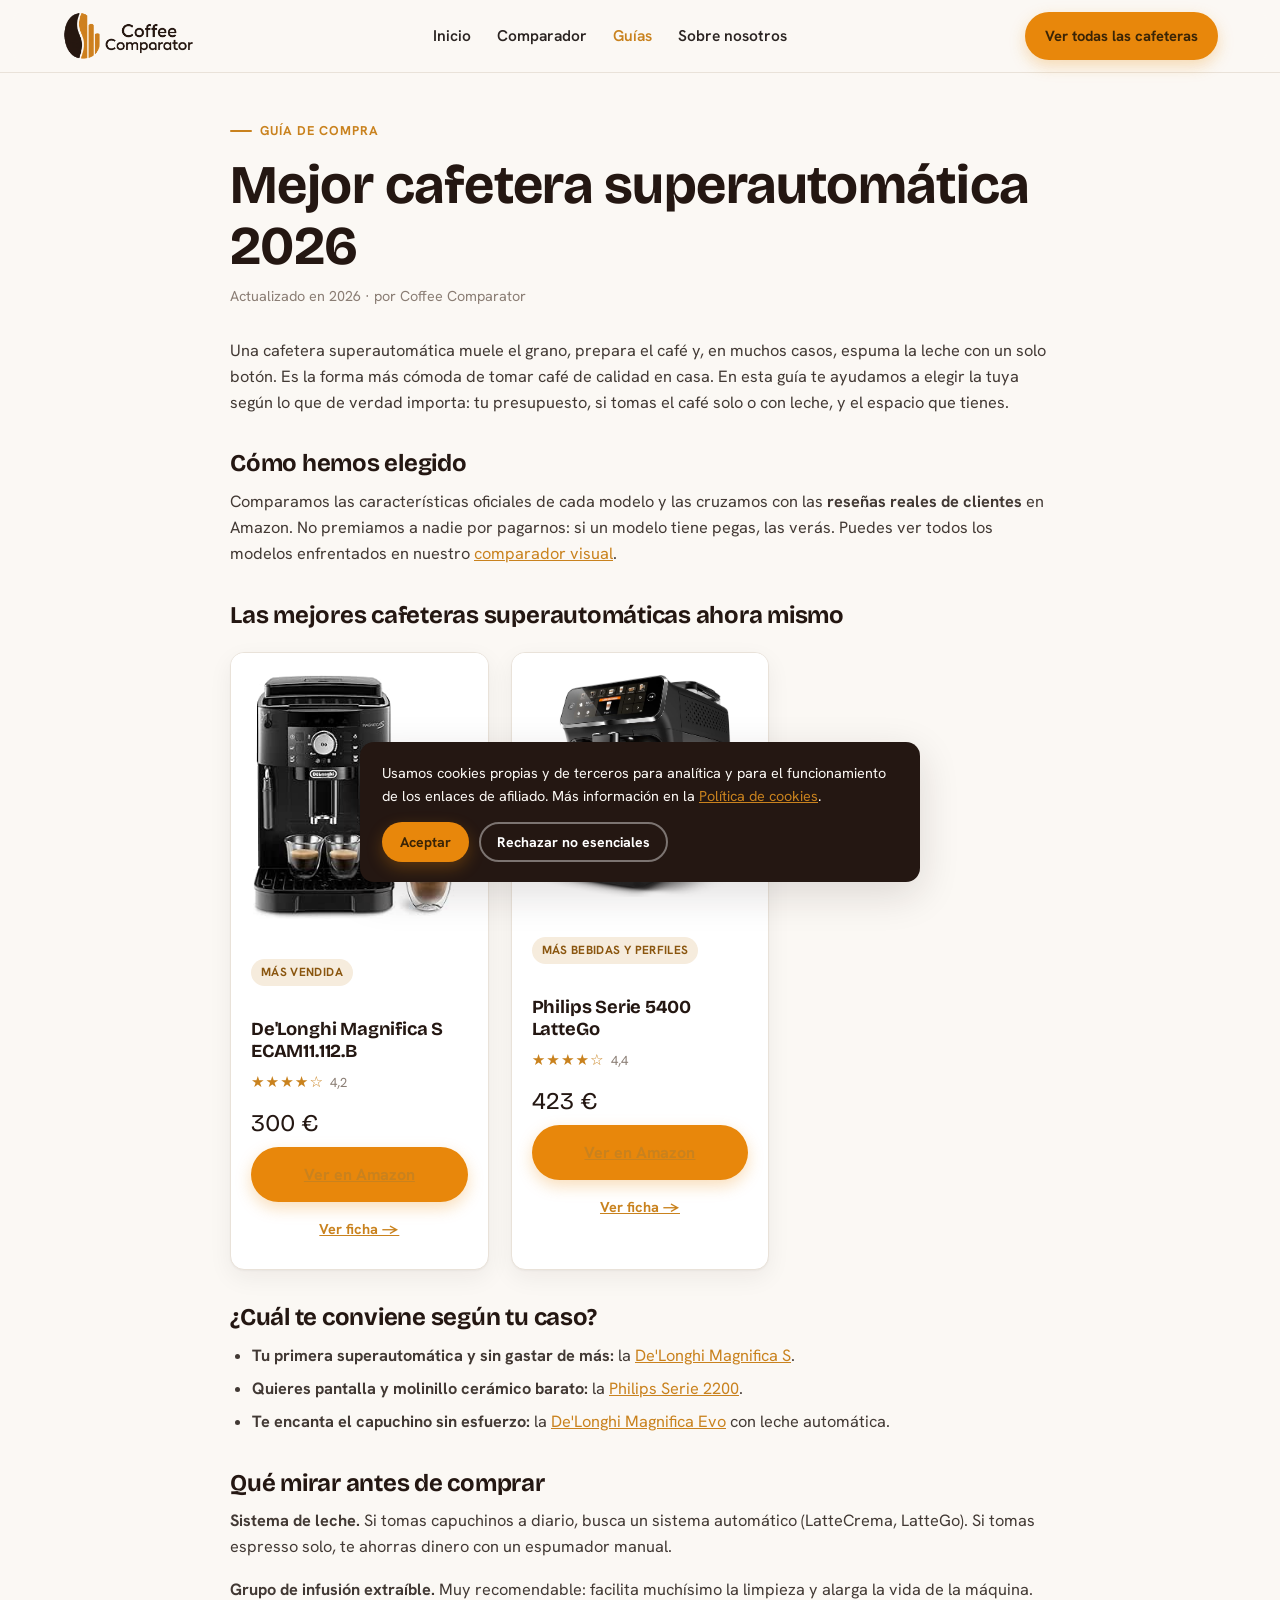
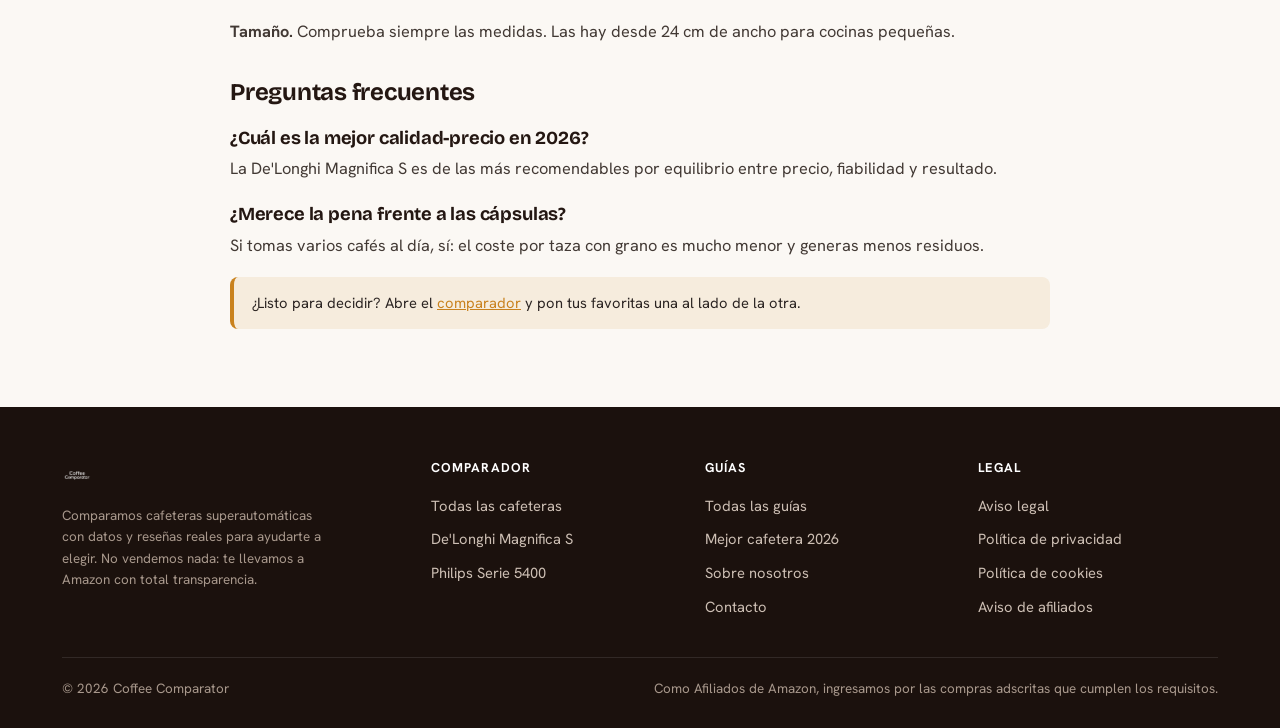
<file: blog/mejor-cafetera-superautomatica.html>
<!DOCTYPE html>
<html lang="es">
<head>
<meta charset="UTF-8">
<meta name="viewport" content="width=device-width, initial-scale=1">
<title>Mejor cafetera superautomática 2026: guía de compra | Coffee Comparator</title>
<meta name="description" content="Guía de compra 2026 de cafeteras superautomáticas: las mejores por presupuesto y tipo de café, con datos y reseñas reales.">
<link rel="canonical" href="https://coffeecomparator.com/blog/mejor-cafetera-superautomatica.html">
<meta property="og:type" content="website">
<meta property="og:locale" content="es_ES">
<meta property="og:title" content="Mejor cafetera superautomática 2026: guía de compra | Coffee Comparator">
<meta property="og:description" content="Guía de compra 2026 de cafeteras superautomáticas: las mejores por presupuesto y tipo de café, con datos y reseñas reales.">
<meta property="og:url" content="https://coffeecomparator.com/blog/mejor-cafetera-superautomatica.html">
<meta property="og:image" content="https://coffeecomparator.com/img/logo.png">
<link rel="icon" type="image/png" href="/img/favicon.png">
<link rel="preconnect" href="https://fonts.googleapis.com">
<link rel="preconnect" href="https://fonts.gstatic.com" crossorigin>
<link href="https://fonts.googleapis.com/css2?family=Bricolage+Grotesque:opsz,wght@12..96,600;12..96,700;12..96,800&family=Hanken+Grotesk:wght@400;500;600;700&display=swap" rel="stylesheet">
<link rel="stylesheet" href="/css/style.css">
<script type="application/ld+json">
{"@context":"https://schema.org","@type":"Article","headline":"Mejor cafetera superautomática 2026: guía de compra","inLanguage":"es","author":{"@type":"Organization","name":"Coffee Comparator"},"publisher":{"@type":"Organization","name":"Coffee Comparator"},"mainEntityOfPage":"https://coffeecomparator.com/blog/mejor-cafetera-superautomatica.html"}
</script>
<script type="application/ld+json">
{"@context":"https://schema.org","@type":"FAQPage","mainEntity":[
{"@type":"Question","name":"¿Cuál es la mejor cafetera superautomática calidad-precio en 2026?","acceptedAnswer":{"@type":"Answer","text":"La De'Longhi Magnifica S es una de las opciones con mejor relación calidad-precio: fiable, sencilla y por debajo de los modelos premium."}},
{"@type":"Question","name":"¿Merece la pena una superautomática frente a las cápsulas?","acceptedAnswer":{"@type":"Answer","text":"Sí si tomas varios cafés al día: el coste por taza es mucho menor con café en grano y reduces residuos frente a las cápsulas."}}
]}
</script>
</head>
<body>
<header class="header">
  <div class="contenedor">
    <a class="marca" href="/"><img src="/img/logo.png" alt="Coffee Comparator"></a>
    <nav class="nav" aria-label="Principal">
      <a href="/">Inicio</a>
      <a href="/comparador.html">Comparador</a>
      <a href="/blog/" class="activo">Guías</a>
      <a href="/sobre-nosotros.html">Sobre nosotros</a>
    </nav>
    <div class="header-cta">
      <a class="btn btn-amber btn-ver" href="/comparador.html">Ver todas las cafeteras</a>
      <button class="menu-btn" aria-label="Abrir menú" aria-expanded="false"><span></span><span></span><span></span></button>
    </div>
  </div>
</header>
<main class="contenedor doc">
  <span class="eyebrow">Guía de compra</span>
  <h1>Mejor cafetera superautomática 2026</h1>
  <p class="meta">Actualizado en 2026 · por Coffee Comparator</p>

  <p>Una cafetera superautomática muele el grano, prepara el café y, en muchos casos, espuma la leche con un solo botón. Es la forma más cómoda de tomar café de calidad en casa. En esta guía te ayudamos a elegir la tuya según lo que de verdad importa: tu presupuesto, si tomas el café solo o con leche, y el espacio que tienes.</p>

  <h2>Cómo hemos elegido</h2>
  <p>Comparamos las características oficiales de cada modelo y las cruzamos con las <strong>reseñas reales de clientes</strong> en Amazon. No premiamos a nadie por pagarnos: si un modelo tiene pegas, las verás. Puedes ver todos los modelos enfrentados en nuestro <a href="/comparador.html">comparador visual</a>.</p>

  <h2>Las mejores cafeteras superautomáticas ahora mismo</h2>
  <div class="grid grid-3" id="cards-pilar" style="margin:24px 0 8px"></div>

  <h2>¿Cuál te conviene según tu caso?</h2>
  <ul>
    <li><strong>Tu primera superautomática y sin gastar de más:</strong> la <a href="/cafeteras/delonghi-magnifica-s.html">De'Longhi Magnifica S</a>.</li>
    <li><strong>Quieres pantalla y molinillo cerámico barato:</strong> la <a href="/cafeteras/philips-serie-2200.html">Philips Serie 2200</a>.</li>
    <li><strong>Te encanta el capuchino sin esfuerzo:</strong> la <a href="/cafeteras/delonghi-magnifica-evo.html">De'Longhi Magnifica Evo</a> con leche automática.</li>
  </ul>

  <h2>Qué mirar antes de comprar</h2>
  <p><strong>Sistema de leche.</strong> Si tomas capuchinos a diario, busca un sistema automático (LatteCrema, LatteGo). Si tomas espresso solo, te ahorras dinero con un espumador manual.</p>
  <p><strong>Grupo de infusión extraíble.</strong> Muy recomendable: facilita muchísimo la limpieza y alarga la vida de la máquina.</p>
  <p><strong>Tamaño.</strong> Comprueba siempre las medidas. Las hay desde 24 cm de ancho para cocinas pequeñas.</p>

  <h2>Preguntas frecuentes</h2>
  <h3>¿Cuál es la mejor calidad-precio en 2026?</h3>
  <p>La De'Longhi Magnifica S es de las más recomendables por equilibrio entre precio, fiabilidad y resultado.</p>
  <h3>¿Merece la pena frente a las cápsulas?</h3>
  <p>Si tomas varios cafés al día, sí: el coste por taza con grano es mucho menor y generas menos residuos.</p>

  <div class="nota">¿Listo para decidir? Abre el <a href="/comparador.html">comparador</a> y pon tus favoritas una al lado de la otra.</div>
</main>
<script src="/data/cafeteras.js"></script>
<script>
(function(){
  var cont=document.getElementById("cards-pilar");
  if(!cont||!window.CAFETERAS)return;
  cont.innerHTML=window.CAFETERAS.map(function(c){
    var f=Math.round(c.rating),s="★".repeat(f)+"☆".repeat(5-f);
    return '<article class="card"><div class="card-img"><img src="'+c.imagen+'" alt="'+c.marca+' '+c.nombre+'" loading="lazy" onerror="this.style.visibility=\'hidden\'"></div>'+
    '<div class="card-body"><span class="badge">'+c.destacado+'</span>'+
    '<h3>'+c.marca+' '+c.nombre.split(" ").slice(0,3).join(" ")+'</h3>'+
    '<div class="stars">'+s+'<small>'+c.rating.toFixed(1).replace(".",",")+'</small></div>'+
    '<div class="precio">'+c.precio+' €</div>'+
    '<div class="acciones"><a class="btn btn-amber" rel="sponsored nofollow noopener" target="_blank" href="'+c.enlace+'">Ver en Amazon</a>'+
    '<a class="link-mas" href="/cafeteras/'+c.slug+'.html">Ver ficha →</a></div></div></article>';
  }).join("");
})();
</script>
<footer class="footer">
  <div class="contenedor">
    <div class="footer-grid">
      <div>
        <img src="/img/logo-texto.png" alt="Coffee Comparator">
        <p class="disclosure">Comparamos cafeteras superautomáticas con datos y reseñas reales para ayudarte a elegir. No vendemos nada: te llevamos a Amazon con total transparencia.</p>
      </div>
      <div>
        <h4>Comparador</h4>
        <a href="/comparador.html">Todas las cafeteras</a>
        <a href="/cafeteras/delonghi-magnifica-s.html">De'Longhi Magnifica S</a>
        <a href="/cafeteras/philips-serie-5400.html">Philips Serie 5400</a>
      </div>
      <div>
        <h4>Guías</h4>
        <a href="/blog/">Todas las guías</a>
        <a href="/blog/mejor-cafetera-superautomatica.html">Mejor cafetera 2026</a>
        <a href="/sobre-nosotros.html">Sobre nosotros</a>
        <a href="/contacto.html">Contacto</a>
      </div>
      <div>
        <h4>Legal</h4>
        <a href="/legal/aviso-legal.html">Aviso legal</a>
        <a href="/legal/politica-privacidad.html">Política de privacidad</a>
        <a href="/legal/politica-cookies.html">Política de cookies</a>
        <a href="/legal/aviso-afiliados.html">Aviso de afiliados</a>
      </div>
    </div>
    <div class="footer-bottom">
      <span>© <span class="year">2026</span> Coffee Comparator</span>
      <span>Como Afiliados de Amazon, ingresamos por las compras adscritas que cumplen los requisitos.</span>
    </div>
  </div>
</footer>

<div class="cookies" id="cookies" role="dialog" aria-live="polite" aria-label="Aviso de cookies">
  <p>Usamos cookies propias y de terceros para analítica y para el funcionamiento de los enlaces de afiliado. Más información en la <a href="/legal/politica-cookies.html">Política de cookies</a>.</p>
  <div class="cookie-acc">
    <button class="btn btn-amber" data-cookie="accept">Aceptar</button>
    <button class="btn btn-ghost" data-cookie="reject" style="color:#fff;border-color:rgba(255,255,255,.4)">Rechazar no esenciales</button>
  </div>
</div>

<script src="/js/main.js"></script>
</body>
</html>
</file>
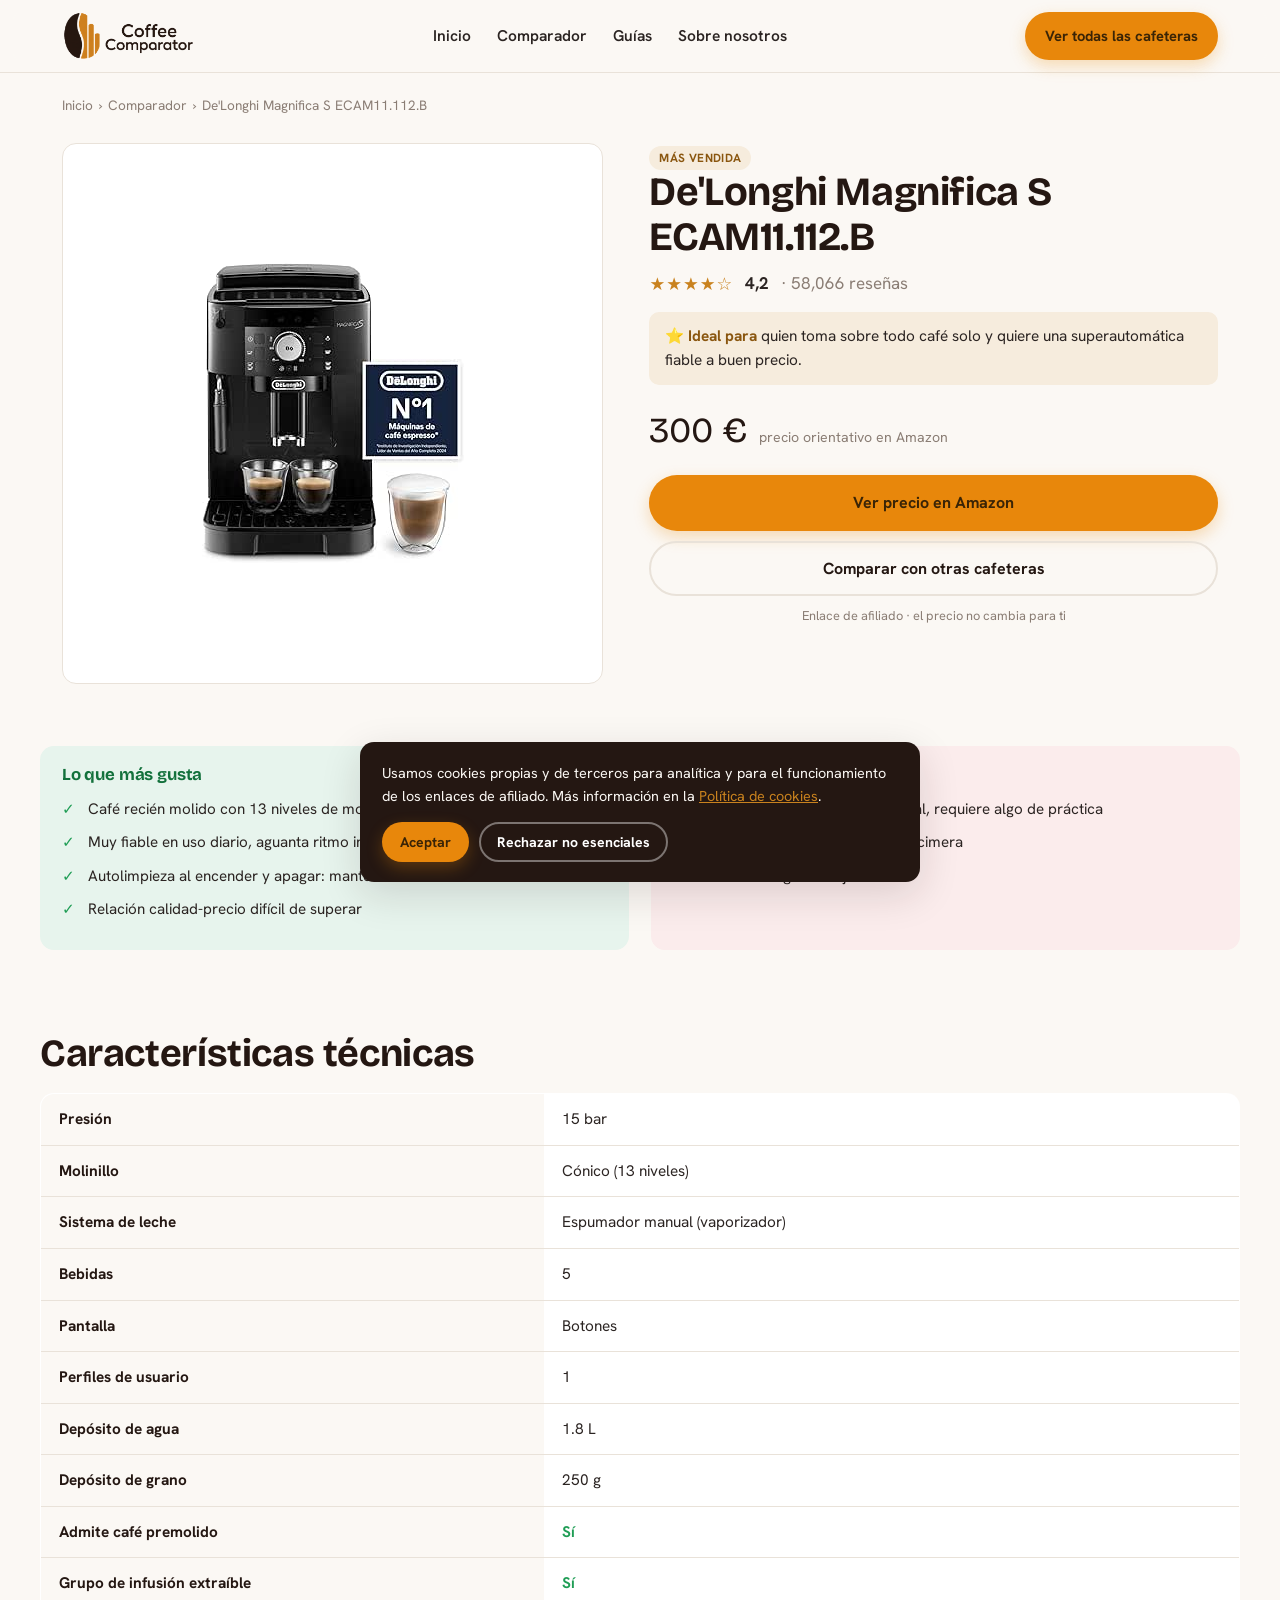
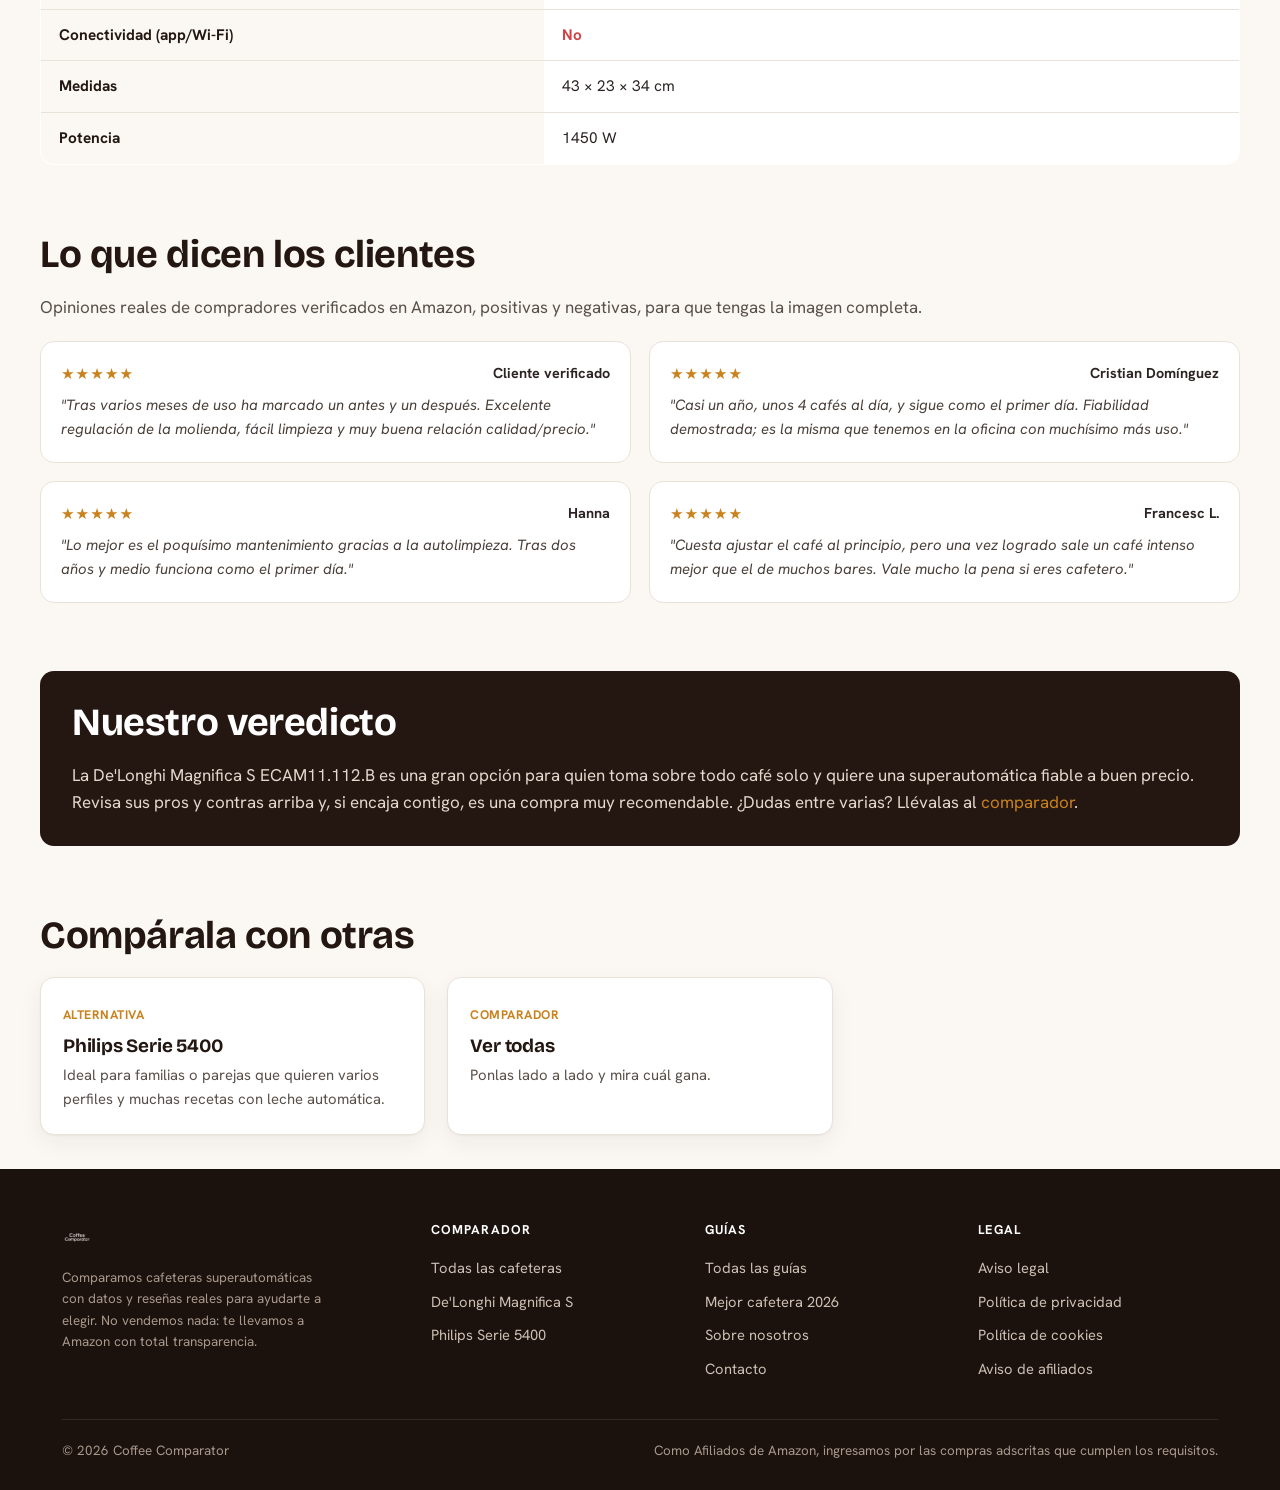
<file: cafeteras/delonghi-magnifica-s.html>
<!DOCTYPE html>
<html lang="es"><head>
<meta charset="UTF-8"><meta name="viewport" content="width=device-width, initial-scale=1">
<title>De'Longhi Magnifica S ECAM11.112.B: opiniones, precio y análisis 2026 | Coffee Comparator</title>
<meta name="description" content="Análisis de la De'Longhi Magnifica S ECAM11.112.B: características, pros y contras, reseñas reales de clientes y precio actualizado.">
<link rel="canonical" href="https://coffeecomparator.com/cafeteras/delonghi-magnifica-s.html">
<meta property="og:type" content="product"><meta property="og:locale" content="es_ES">
<meta property="og:title" content="De'Longhi Magnifica S ECAM11.112.B: opiniones, precio y análisis 2026">
<meta property="og:description" content="Características, pros y contras, reseñas reales y precio de la De'Longhi Magnifica S ECAM11.112.B.">
<meta property="og:url" content="https://coffeecomparator.com/cafeteras/delonghi-magnifica-s.html">
<meta property="og:image" content="https://coffeecomparator.com/img/cafeteras/delonghi-magnifica-s.jpg">
<link rel="icon" type="image/png" href="/img/favicon.png">
<link rel="preconnect" href="https://fonts.googleapis.com">
<link rel="preconnect" href="https://fonts.gstatic.com" crossorigin>
<link href="https://fonts.googleapis.com/css2?family=Bricolage+Grotesque:opsz,wght@12..96,600;12..96,700;12..96,800&family=Hanken+Grotesk:wght@400;500;600;700&display=swap" rel="stylesheet">
<link rel="stylesheet" href="/css/style.css">
<script type="application/ld+json">
{"@context":"https://schema.org","@type":"Product","name":"De'Longhi Magnifica S ECAM11.112.B","image":"https://coffeecomparator.com/img/cafeteras/delonghi-magnifica-s.jpg","brand":{"@type":"Brand","name":"De'Longhi"},"aggregateRating":{"@type":"AggregateRating","ratingValue":"4.2","reviewCount":"58066"},"offers":{"@type":"Offer","priceCurrency":"EUR","price":"300","availability":"https://schema.org/InStock","url":"https://coffeecomparator.com/cafeteras/delonghi-magnifica-s.html"}}
</script>
<script type="application/ld+json">
{"@context":"https://schema.org","@type":"BreadcrumbList","itemListElement":[{"@type":"ListItem","position":1,"name":"Inicio","item":"https://coffeecomparator.com/"},{"@type":"ListItem","position":2,"name":"Comparador","item":"https://coffeecomparator.com/comparador.html"},{"@type":"ListItem","position":3,"name":"De'Longhi Magnifica S ECAM11.112.B"}]}
</script>
</head><body>

<header class="header">
  <div class="contenedor">
    <a class="marca" href="/"><img src="/img/logo.png" alt="Coffee Comparator"></a>
    <nav class="nav" aria-label="Principal">
      <a href="/">Inicio</a><a href="/comparador.html">Comparador</a><a href="/blog/">Guías</a><a href="/sobre-nosotros.html">Sobre nosotros</a>
    </nav>
    <div class="header-cta">
      <a class="btn btn-amber btn-ver" href="/comparador.html">Ver todas las cafeteras</a>
      <button class="menu-btn" aria-label="Abrir menú" aria-expanded="false"><span></span><span></span><span></span></button>
    </div>
  </div>
</header>
<div class="contenedor"><nav class="breadcrumb" aria-label="Ruta"><a href="/">Inicio</a><span>›</span><a href="/comparador.html">Comparador</a><span>›</span>De'Longhi Magnifica S ECAM11.112.B</nav></div>
<section class="contenedor"><div class="ficha-top">
<div class="ficha-foto"><img src="/img/cafeteras/delonghi-magnifica-s.jpg" alt="De'Longhi Magnifica S ECAM11.112.B" onerror="this.style.visibility='hidden'"></div>
<div class="ficha-info">
<span class="badge">Más vendida</span>
<h1>De'Longhi Magnifica S ECAM11.112.B</h1>
<div class="ficha-rating"><span class="stars">★★★★☆</span><strong class="tnum">4,2</strong><span style="color:var(--muted)">· 58,066 reseñas</span></div>
<div class="ideal">⭐ <strong>Ideal para</strong> quien toma sobre todo café solo y quiere una superautomática fiable a buen precio.</div>
<div class="precio-box"><span class="big" data-cc-price="delonghi-magnifica-s">300 €</span><small>precio orientativo en Amazon</small></div>
<div class="ficha-cta">
<a class="btn btn-amber btn-bloque" data-cc-link="delonghi-magnifica-s" rel="sponsored nofollow noopener" target="_blank" href="https://amzn.to/4fbXVxD">Ver precio en Amazon</a>
<a class="btn btn-ghost btn-bloque" href="/comparador.html">Comparar con otras cafeteras</a>
<p class="aviso">Enlace de afiliado · el precio no cambia para ti</p>
</div></div></div></section>
<section class="contenedor bloque"><div class="pcs">
<div class="pc pro"><h3>Lo que más gusta</h3><ul><li>Café recién molido con 13 niveles de molienda ajustables</li><li>Muy fiable en uso diario, aguanta ritmo intenso</li><li>Autolimpieza al encender y apagar: mantenimiento mínimo</li><li>Relación calidad-precio difícil de superar</li></ul></div>
<div class="pc con"><h3>A tener en cuenta</h3><ul><li>El espumador de leche es manual, requiere algo de práctica</li><li>Ocupa bastante espacio en la encimera</li><li>Sin aviso de grano bajo</li></ul></div>
</div></section>
<section class="contenedor bloque"><h2>Características técnicas</h2><table class="specs"><tr><td>Presión</td><td>15 bar</td></tr>
<tr><td>Molinillo</td><td>Cónico (13 niveles)</td></tr>
<tr><td>Sistema de leche</td><td>Espumador manual (vaporizador)</td></tr>
<tr><td>Bebidas</td><td>5</td></tr>
<tr><td>Pantalla</td><td>Botones</td></tr>
<tr><td>Perfiles de usuario</td><td>1</td></tr>
<tr><td>Depósito de agua</td><td>1.8 L</td></tr>
<tr><td>Depósito de grano</td><td>250 g</td></tr>
<tr><td>Admite café premolido</td><td><span class="si">Sí</span></td></tr>
<tr><td>Grupo de infusión extraíble</td><td><span class="si">Sí</span></td></tr>
<tr><td>Conectividad (app/Wi-Fi)</td><td><span class="no">No</span></td></tr>
<tr><td>Medidas</td><td>43 × 23 × 34 cm</td></tr>
<tr><td>Potencia</td><td>1450 W</td></tr></table></section>
<section class="contenedor bloque"><h2>Lo que dicen los clientes</h2>
<p style="color:#5a504a;margin-bottom:20px">Opiniones reales de compradores verificados en Amazon, positivas y negativas, para que tengas la imagen completa.</p>
<div class="reseñas"><div class="reseña"><div class="top"><span class="stars">★★★★★</span><span class="quien">Cliente verificado</span></div><p>"Tras varios meses de uso ha marcado un antes y un después. Excelente regulación de la molienda, fácil limpieza y muy buena relación calidad/precio."</p></div><div class="reseña"><div class="top"><span class="stars">★★★★★</span><span class="quien">Cristian Domínguez</span></div><p>"Casi un año, unos 4 cafés al día, y sigue como el primer día. Fiabilidad demostrada; es la misma que tenemos en la oficina con muchísimo más uso."</p></div><div class="reseña"><div class="top"><span class="stars">★★★★★</span><span class="quien">Hanna</span></div><p>"Lo mejor es el poquísimo mantenimiento gracias a la autolimpieza. Tras dos años y medio funciona como el primer día."</p></div><div class="reseña"><div class="top"><span class="stars">★★★★★</span><span class="quien">Francesc L.</span></div><p>"Cuesta ajustar el café al principio, pero una vez logrado sale un café intenso mejor que el de muchos bares. Vale mucho la pena si eres cafetero."</p></div></div></section>
<section class="contenedor bloque"><div class="verdicto"><h2>Nuestro veredicto</h2><p>La De'Longhi Magnifica S ECAM11.112.B es una gran opción para quien toma sobre todo café solo y quiere una superautomática fiable a buen precio. Revisa sus pros y contras arriba y, si encaja contigo, es una compra muy recomendable. ¿Dudas entre varias? Llévalas al <a href="/comparador.html" style="color:var(--crema)">comparador</a>.</p></div></section>
<section class="contenedor bloque"><h2>Compárala con otras</h2><div class="grid grid-3" style="margin-top:20px"><a class="post" href="/cafeteras/philips-serie-5400.html"><div class="post-body"><span class="cat">Alternativa</span><h3>Philips Serie 5400</h3><p>Ideal para familias o parejas que quieren varios perfiles y muchas recetas con leche automática.</p></div></a><a class="post" href="/comparador.html"><div class="post-body"><span class="cat">Comparador</span><h3>Ver todas</h3><p>Ponlas lado a lado y mira cuál gana.</p></div></a></div></section>

<footer class="footer">
  <div class="contenedor">
    <div class="footer-grid">
      <div>
        <img src="/img/logo-texto.png" alt="Coffee Comparator">
        <p class="disclosure">Comparamos cafeteras superautomáticas con datos y reseñas reales para ayudarte a elegir. No vendemos nada: te llevamos a Amazon con total transparencia.</p>
      </div>
      <div>
        <h4>Comparador</h4>
        <a href="/comparador.html">Todas las cafeteras</a>
        <a href="/cafeteras/delonghi-magnifica-s.html">De'Longhi Magnifica S</a>
        <a href="/cafeteras/philips-serie-5400.html">Philips Serie 5400</a>
      </div>
      <div>
        <h4>Guías</h4>
        <a href="/blog/">Todas las guías</a>
        <a href="/blog/mejor-cafetera-superautomatica.html">Mejor cafetera 2026</a>
        <a href="/sobre-nosotros.html">Sobre nosotros</a>
        <a href="/contacto.html">Contacto</a>
      </div>
      <div>
        <h4>Legal</h4>
        <a href="/legal/aviso-legal.html">Aviso legal</a>
        <a href="/legal/politica-privacidad.html">Política de privacidad</a>
        <a href="/legal/politica-cookies.html">Política de cookies</a>
        <a href="/legal/aviso-afiliados.html">Aviso de afiliados</a>
      </div>
    </div>
    <div class="footer-bottom">
      <span>© <span class="year">2026</span> Coffee Comparator</span>
      <span>Como Afiliados de Amazon, ingresamos por las compras adscritas que cumplen los requisitos.</span>
    </div>
  </div>
</footer>

<div class="cookies" id="cookies" role="dialog" aria-live="polite" aria-label="Aviso de cookies">
  <p>Usamos cookies propias y de terceros para analítica y para el funcionamiento de los enlaces de afiliado. Más información en la <a href="/legal/politica-cookies.html">Política de cookies</a>.</p>
  <div class="cookie-acc">
    <button class="btn btn-amber" data-cookie="accept">Aceptar</button>
    <button class="btn btn-ghost" data-cookie="reject" style="color:#fff;border-color:rgba(255,255,255,.4)">Rechazar no esenciales</button>
  </div>
</div>

<script src="/data/cafeteras.js"></script>
<script src="/js/main.js"></script>
<div class="buy-movil"><span class="p" data-cc-price="delonghi-magnifica-s">300 €</span><a class="btn btn-amber" data-cc-link="delonghi-magnifica-s" rel="sponsored nofollow noopener" target="_blank" href="https://amzn.to/4fbXVxD">Ver en Amazon</a></div>
</body></html>
</file>
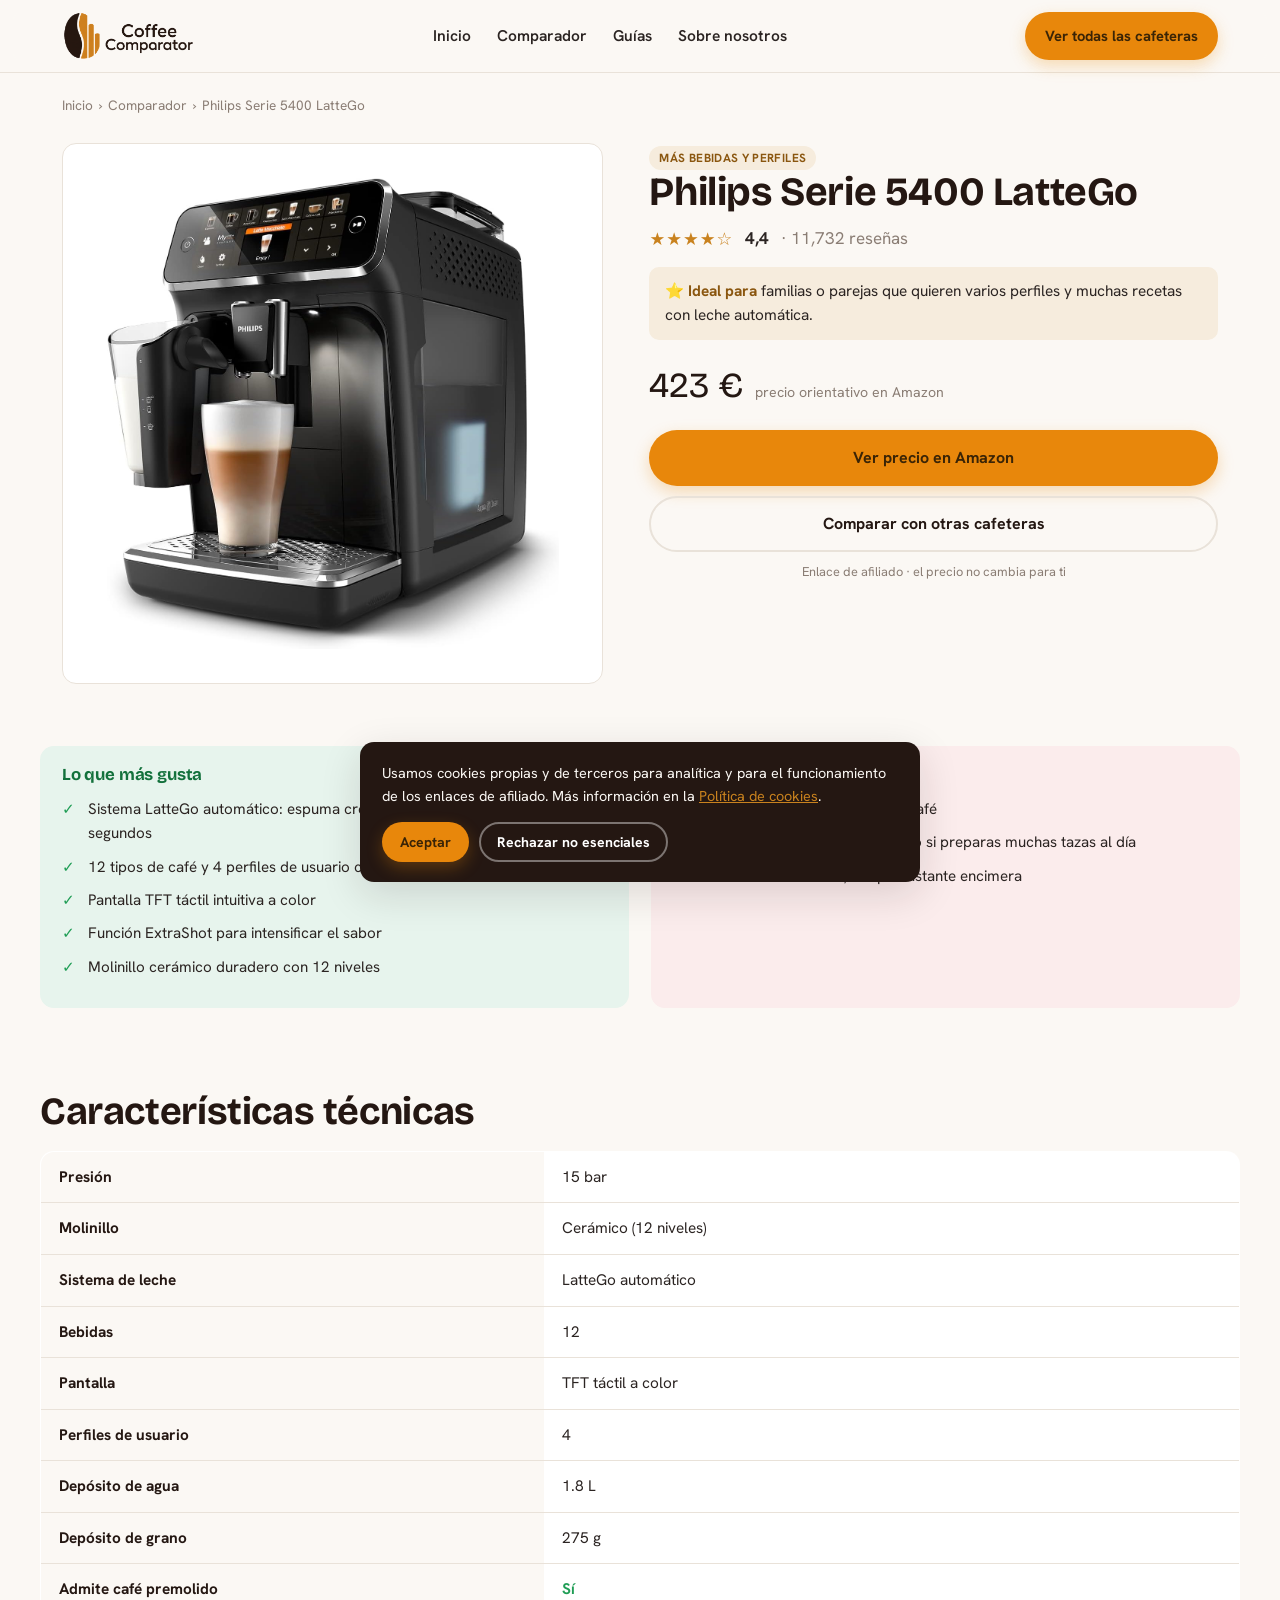
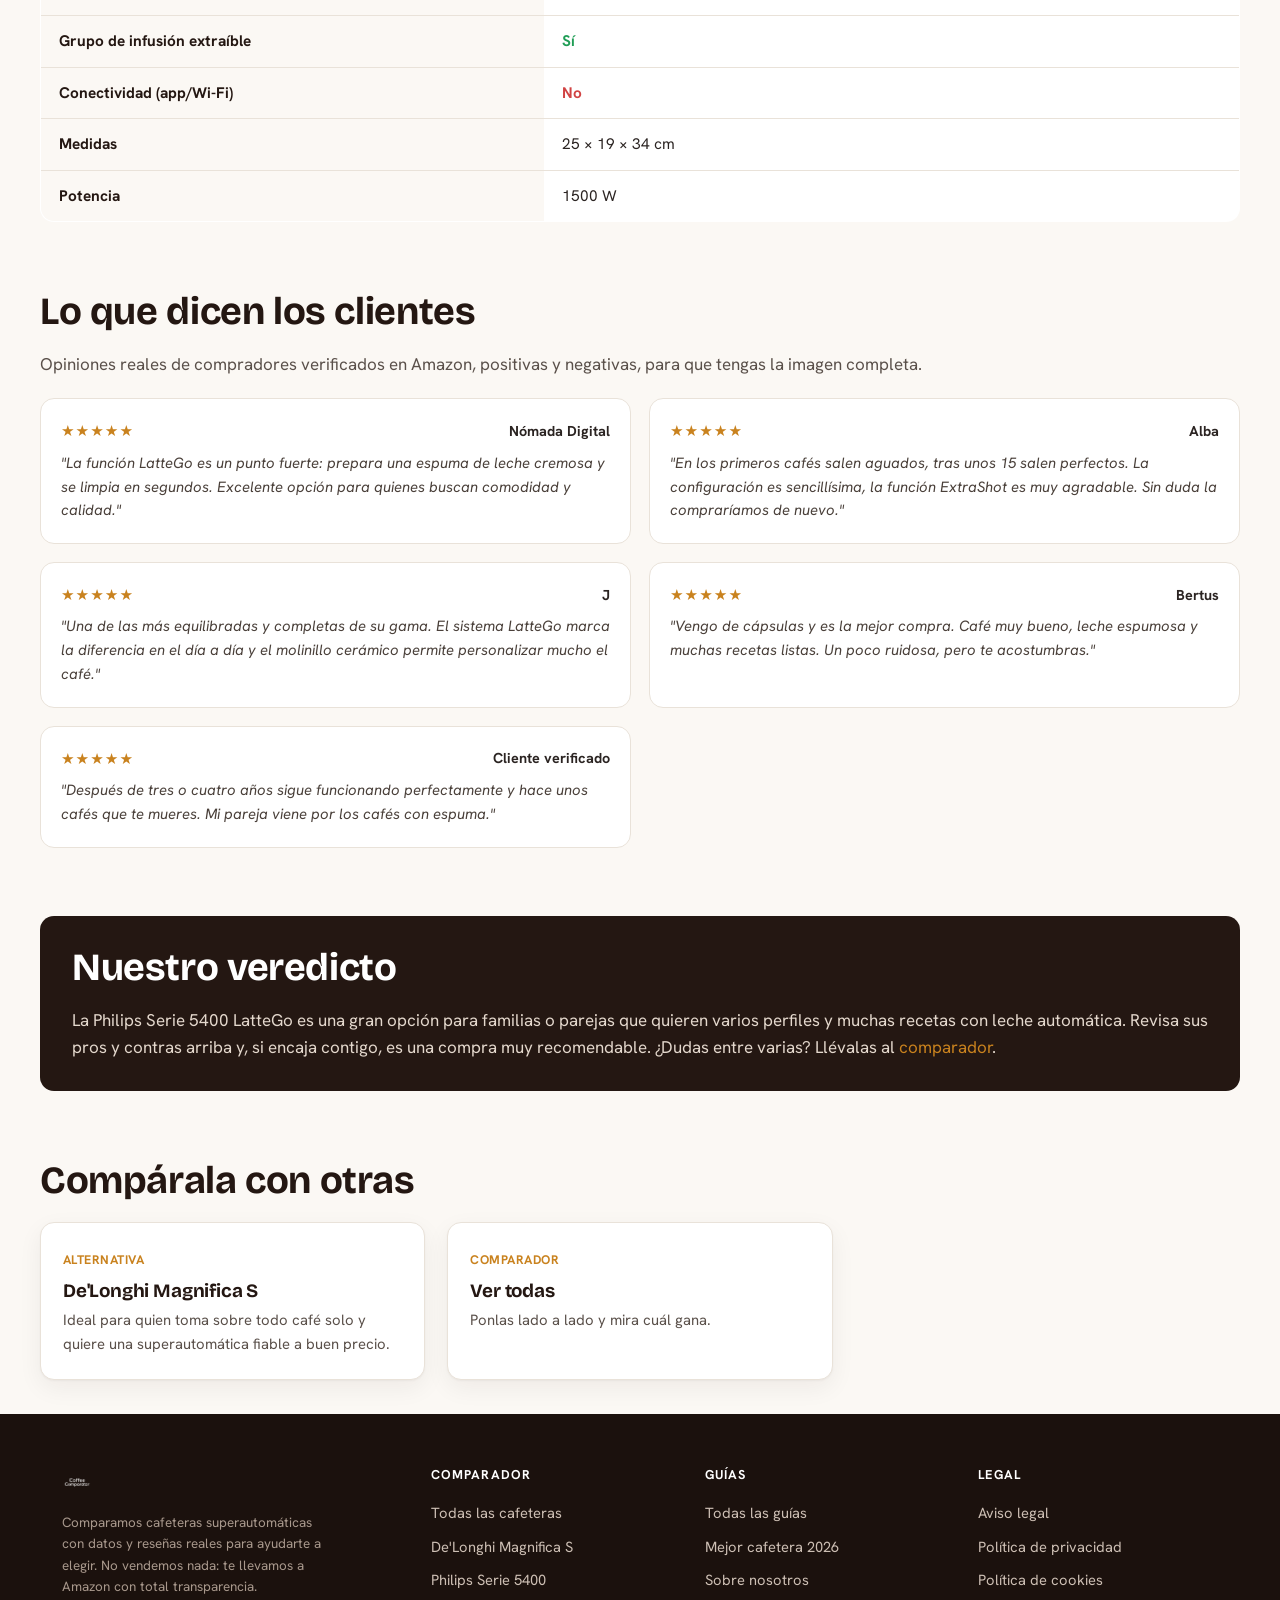
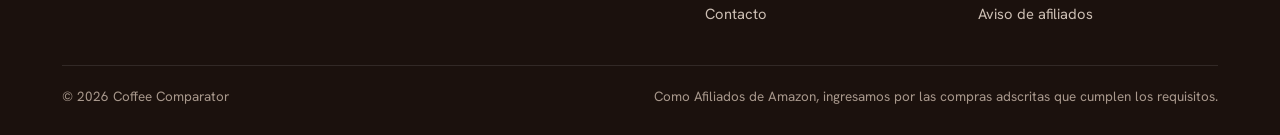
<file: cafeteras/philips-serie-5400.html>
<!DOCTYPE html>
<html lang="es"><head>
<meta charset="UTF-8"><meta name="viewport" content="width=device-width, initial-scale=1">
<title>Philips Serie 5400 LatteGo: opiniones, precio y análisis 2026 | Coffee Comparator</title>
<meta name="description" content="Análisis de la Philips Serie 5400 LatteGo EP5441/50: características, pros y contras, reseñas reales de clientes y precio actualizado.">
<link rel="canonical" href="https://coffeecomparator.com/cafeteras/philips-serie-5400.html">
<meta property="og:type" content="product"><meta property="og:locale" content="es_ES">
<meta property="og:title" content="Philips Serie 5400 LatteGo: opiniones, precio y análisis 2026">
<meta property="og:description" content="Características, pros y contras, reseñas reales y precio de la Philips Serie 5400 LatteGo EP5441/50.">
<meta property="og:url" content="https://coffeecomparator.com/cafeteras/philips-serie-5400.html">
<meta property="og:image" content="https://coffeecomparator.com/img/cafeteras/philips-serie-5400.jpg">
<link rel="icon" type="image/png" href="/img/favicon.png">
<link rel="preconnect" href="https://fonts.googleapis.com">
<link rel="preconnect" href="https://fonts.gstatic.com" crossorigin>
<link href="https://fonts.googleapis.com/css2?family=Bricolage+Grotesque:opsz,wght@12..96,600;12..96,700;12..96,800&family=Hanken+Grotesk:wght@400;500;600;700&display=swap" rel="stylesheet">
<link rel="stylesheet" href="/css/style.css">
<script type="application/ld+json">
{"@context":"https://schema.org","@type":"Product","name":"Philips Serie 5400 LatteGo EP5441/50","image":"https://coffeecomparator.com/img/cafeteras/philips-serie-5400.jpg","brand":{"@type":"Brand","name":"Philips"},"aggregateRating":{"@type":"AggregateRating","ratingValue":"4.4","reviewCount":"11732"},"offers":{"@type":"Offer","priceCurrency":"EUR","price":"423","availability":"https://schema.org/InStock","url":"https://coffeecomparator.com/cafeteras/philips-serie-5400.html"}}
</script>
<script type="application/ld+json">
{"@context":"https://schema.org","@type":"BreadcrumbList","itemListElement":[{"@type":"ListItem","position":1,"name":"Inicio","item":"https://coffeecomparator.com/"},{"@type":"ListItem","position":2,"name":"Comparador","item":"https://coffeecomparator.com/comparador.html"},{"@type":"ListItem","position":3,"name":"Philips Serie 5400 LatteGo"}]}
</script>
</head><body>

<header class="header">
  <div class="contenedor">
    <a class="marca" href="/"><img src="/img/logo.png" alt="Coffee Comparator"></a>
    <nav class="nav" aria-label="Principal">
      <a href="/">Inicio</a><a href="/comparador.html">Comparador</a><a href="/blog/">Guías</a><a href="/sobre-nosotros.html">Sobre nosotros</a>
    </nav>
    <div class="header-cta">
      <a class="btn btn-amber btn-ver" href="/comparador.html">Ver todas las cafeteras</a>
      <button class="menu-btn" aria-label="Abrir menú" aria-expanded="false"><span></span><span></span><span></span></button>
    </div>
  </div>
</header>
<div class="contenedor"><nav class="breadcrumb" aria-label="Ruta"><a href="/">Inicio</a><span>›</span><a href="/comparador.html">Comparador</a><span>›</span>Philips Serie 5400 LatteGo</nav></div>
<section class="contenedor"><div class="ficha-top">
<div class="ficha-foto"><img src="/img/cafeteras/philips-serie-5400.jpg" alt="Philips Serie 5400 LatteGo EP5441/50" onerror="this.style.visibility='hidden'"></div>
<div class="ficha-info">
<span class="badge">Más bebidas y perfiles</span>
<h1>Philips Serie 5400 LatteGo</h1>
<div class="ficha-rating"><span class="stars">★★★★☆</span><strong class="tnum">4,4</strong><span style="color:var(--muted)">· 11,732 reseñas</span></div>
<div class="ideal">⭐ <strong>Ideal para</strong> familias o parejas que quieren varios perfiles y muchas recetas con leche automática.</div>
<div class="precio-box"><span class="big" data-cc-price="philips-serie-5400">423 €</span><small>precio orientativo en Amazon</small></div>
<div class="ficha-cta">
<a class="btn btn-amber btn-bloque" data-cc-link="philips-serie-5400" rel="sponsored nofollow noopener" target="_blank" href="https://amzn.to/4behW4f">Ver precio en Amazon</a>
<a class="btn btn-ghost btn-bloque" href="/comparador.html">Comparar con otras cafeteras</a>
<p class="aviso">Enlace de afiliado · el precio no cambia para ti</p>
</div></div></div></section>
<section class="contenedor bloque"><div class="pcs">
<div class="pc pro"><h3>Lo que más gusta</h3><ul><li>Sistema LatteGo automático: espuma cremosa y se limpia en 10-15 segundos</li><li>12 tipos de café y 4 perfiles de usuario configurables</li><li>Pantalla TFT táctil intuitiva a color</li><li>Función ExtraShot para intensificar el sabor</li><li>Molinillo cerámico duradero con 12 niveles</li></ul></div>
<div class="pc con"><h3>A tener en cuenta</h3><ul><li>Ruidosa al moler y preparar el café</li><li>Depósito de agua se queda corto si preparas muchas tazas al día</li><li>Tamaño considerable, ocupa bastante encimera</li></ul></div>
</div></section>
<section class="contenedor bloque"><h2>Características técnicas</h2><table class="specs"><tr><td>Presión</td><td>15 bar</td></tr>
<tr><td>Molinillo</td><td>Cerámico (12 niveles)</td></tr>
<tr><td>Sistema de leche</td><td>LatteGo automático</td></tr>
<tr><td>Bebidas</td><td>12</td></tr>
<tr><td>Pantalla</td><td>TFT táctil a color</td></tr>
<tr><td>Perfiles de usuario</td><td>4</td></tr>
<tr><td>Depósito de agua</td><td>1.8 L</td></tr>
<tr><td>Depósito de grano</td><td>275 g</td></tr>
<tr><td>Admite café premolido</td><td><span class="si">Sí</span></td></tr>
<tr><td>Grupo de infusión extraíble</td><td><span class="si">Sí</span></td></tr>
<tr><td>Conectividad (app/Wi-Fi)</td><td><span class="no">No</span></td></tr>
<tr><td>Medidas</td><td>25 × 19 × 34 cm</td></tr>
<tr><td>Potencia</td><td>1500 W</td></tr></table></section>
<section class="contenedor bloque"><h2>Lo que dicen los clientes</h2>
<p style="color:#5a504a;margin-bottom:20px">Opiniones reales de compradores verificados en Amazon, positivas y negativas, para que tengas la imagen completa.</p>
<div class="reseñas"><div class="reseña"><div class="top"><span class="stars">★★★★★</span><span class="quien">Nómada Digital</span></div><p>"La función LatteGo es un punto fuerte: prepara una espuma de leche cremosa y se limpia en segundos. Excelente opción para quienes buscan comodidad y calidad."</p></div><div class="reseña"><div class="top"><span class="stars">★★★★★</span><span class="quien">Alba</span></div><p>"En los primeros cafés salen aguados, tras unos 15 salen perfectos. La configuración es sencillísima, la función ExtraShot es muy agradable. Sin duda la compraríamos de nuevo."</p></div><div class="reseña"><div class="top"><span class="stars">★★★★★</span><span class="quien">J</span></div><p>"Una de las más equilibradas y completas de su gama. El sistema LatteGo marca la diferencia en el día a día y el molinillo cerámico permite personalizar mucho el café."</p></div><div class="reseña"><div class="top"><span class="stars">★★★★★</span><span class="quien">Bertus</span></div><p>"Vengo de cápsulas y es la mejor compra. Café muy bueno, leche espumosa y muchas recetas listas. Un poco ruidosa, pero te acostumbras."</p></div><div class="reseña"><div class="top"><span class="stars">★★★★★</span><span class="quien">Cliente verificado</span></div><p>"Después de tres o cuatro años sigue funcionando perfectamente y hace unos cafés que te mueres. Mi pareja viene por los cafés con espuma."</p></div></div></section>
<section class="contenedor bloque"><div class="verdicto"><h2>Nuestro veredicto</h2><p>La Philips Serie 5400 LatteGo es una gran opción para familias o parejas que quieren varios perfiles y muchas recetas con leche automática. Revisa sus pros y contras arriba y, si encaja contigo, es una compra muy recomendable. ¿Dudas entre varias? Llévalas al <a href="/comparador.html" style="color:var(--crema)">comparador</a>.</p></div></section>
<section class="contenedor bloque"><h2>Compárala con otras</h2><div class="grid grid-3" style="margin-top:20px"><a class="post" href="/cafeteras/delonghi-magnifica-s.html"><div class="post-body"><span class="cat">Alternativa</span><h3>De'Longhi Magnifica S</h3><p>Ideal para quien toma sobre todo café solo y quiere una superautomática fiable a buen precio.</p></div></a><a class="post" href="/comparador.html"><div class="post-body"><span class="cat">Comparador</span><h3>Ver todas</h3><p>Ponlas lado a lado y mira cuál gana.</p></div></a></div></section>

<footer class="footer">
  <div class="contenedor">
    <div class="footer-grid">
      <div>
        <img src="/img/logo-texto.png" alt="Coffee Comparator">
        <p class="disclosure">Comparamos cafeteras superautomáticas con datos y reseñas reales para ayudarte a elegir. No vendemos nada: te llevamos a Amazon con total transparencia.</p>
      </div>
      <div>
        <h4>Comparador</h4>
        <a href="/comparador.html">Todas las cafeteras</a>
        <a href="/cafeteras/delonghi-magnifica-s.html">De'Longhi Magnifica S</a>
        <a href="/cafeteras/philips-serie-5400.html">Philips Serie 5400</a>
      </div>
      <div>
        <h4>Guías</h4>
        <a href="/blog/">Todas las guías</a>
        <a href="/blog/mejor-cafetera-superautomatica.html">Mejor cafetera 2026</a>
        <a href="/sobre-nosotros.html">Sobre nosotros</a>
        <a href="/contacto.html">Contacto</a>
      </div>
      <div>
        <h4>Legal</h4>
        <a href="/legal/aviso-legal.html">Aviso legal</a>
        <a href="/legal/politica-privacidad.html">Política de privacidad</a>
        <a href="/legal/politica-cookies.html">Política de cookies</a>
        <a href="/legal/aviso-afiliados.html">Aviso de afiliados</a>
      </div>
    </div>
    <div class="footer-bottom">
      <span>© <span class="year">2026</span> Coffee Comparator</span>
      <span>Como Afiliados de Amazon, ingresamos por las compras adscritas que cumplen los requisitos.</span>
    </div>
  </div>
</footer>

<div class="cookies" id="cookies" role="dialog" aria-live="polite" aria-label="Aviso de cookies">
  <p>Usamos cookies propias y de terceros para analítica y para el funcionamiento de los enlaces de afiliado. Más información en la <a href="/legal/politica-cookies.html">Política de cookies</a>.</p>
  <div class="cookie-acc">
    <button class="btn btn-amber" data-cookie="accept">Aceptar</button>
    <button class="btn btn-ghost" data-cookie="reject" style="color:#fff;border-color:rgba(255,255,255,.4)">Rechazar no esenciales</button>
  </div>
</div>

<script src="/data/cafeteras.js"></script>
<script src="/js/main.js"></script>
<div class="buy-movil"><span class="p" data-cc-price="philips-serie-5400">423 €</span><a class="btn btn-amber" data-cc-link="philips-serie-5400" rel="sponsored nofollow noopener" target="_blank" href="https://amzn.to/4behW4f">Ver en Amazon</a></div>
</body></html>
</file>
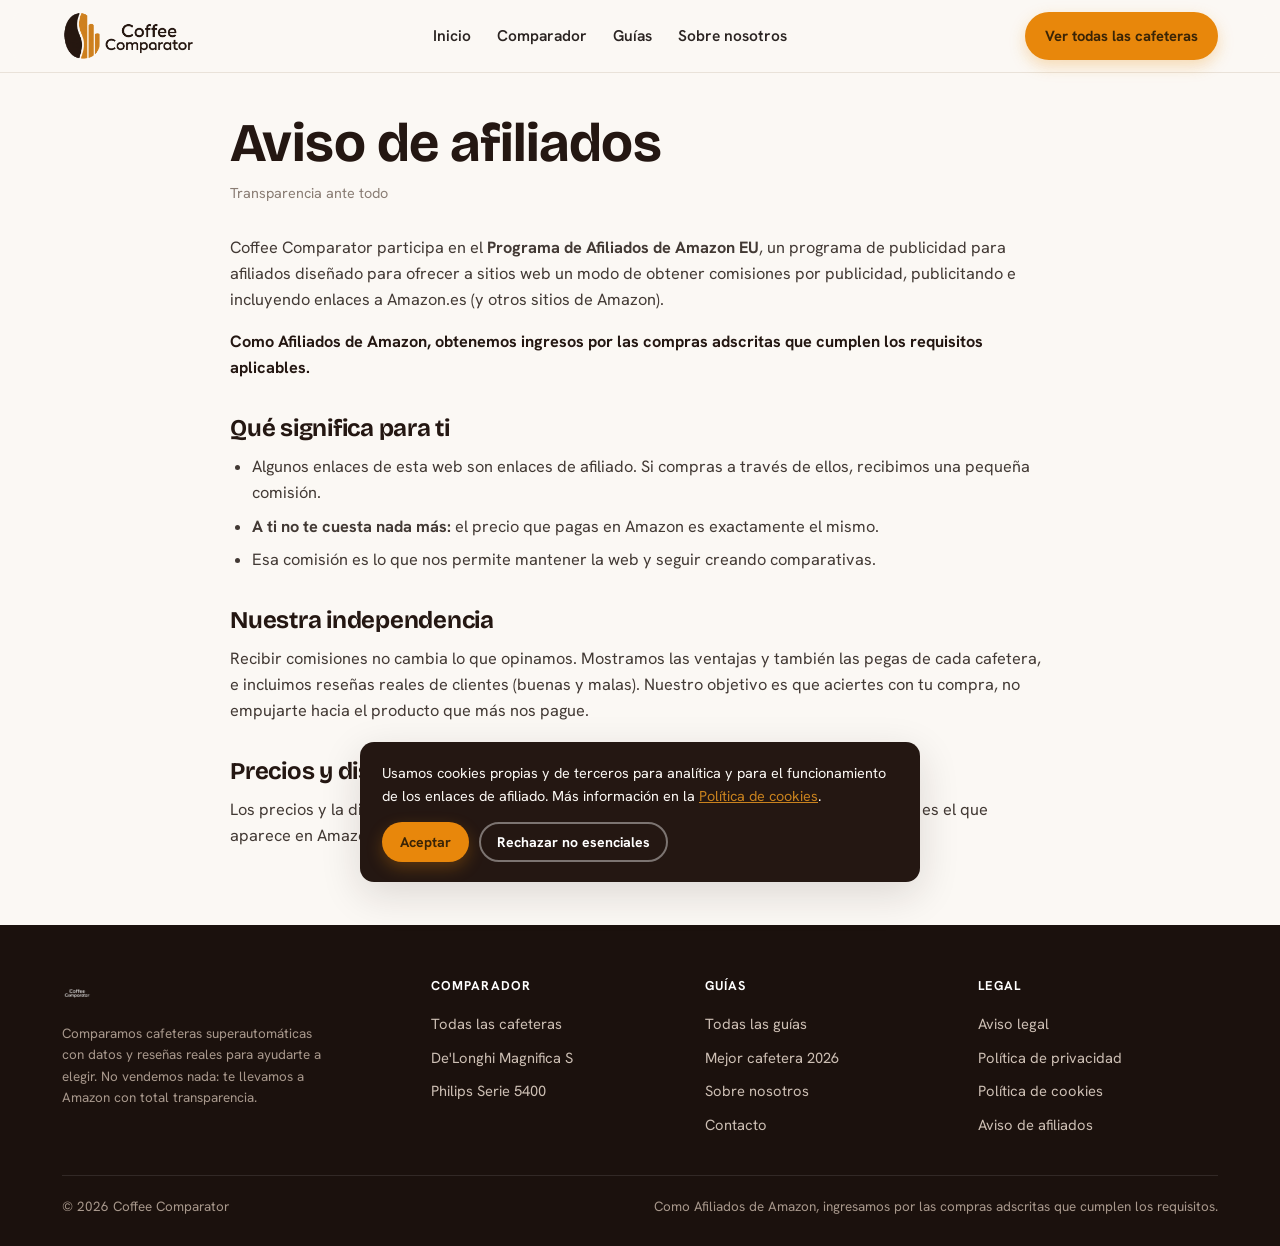
<file: legal/aviso-afiliados.html>
<!DOCTYPE html>
<html lang="es">
<head>
<meta charset="UTF-8">
<meta name="viewport" content="width=device-width, initial-scale=1">
<title>Aviso de afiliados | Coffee Comparator</title>
<meta name="description" content="Cómo funciona nuestra relación con el Programa de Afiliados de Amazon y nuestra independencia editorial.">
<link rel="canonical" href="https://coffeecomparator.com/legal/aviso-afiliados.html">
<meta property="og:type" content="website">
<meta property="og:locale" content="es_ES">
<meta property="og:title" content="Aviso de afiliados | Coffee Comparator">
<meta property="og:description" content="Cómo funciona nuestra relación con el Programa de Afiliados de Amazon y nuestra independencia editorial.">
<meta property="og:url" content="https://coffeecomparator.com/legal/aviso-afiliados.html">
<meta property="og:image" content="https://coffeecomparator.com/img/logo.png">
<link rel="icon" type="image/png" href="/img/favicon.png">
<link rel="preconnect" href="https://fonts.googleapis.com">
<link rel="preconnect" href="https://fonts.gstatic.com" crossorigin>
<link href="https://fonts.googleapis.com/css2?family=Bricolage+Grotesque:opsz,wght@12..96,600;12..96,700;12..96,800&family=Hanken+Grotesk:wght@400;500;600;700&display=swap" rel="stylesheet">
<link rel="stylesheet" href="/css/style.css">

</head>
<body>
<header class="header">
  <div class="contenedor">
    <a class="marca" href="/"><img src="/img/logo.png" alt="Coffee Comparator"></a>
    <nav class="nav" aria-label="Principal">
      <a href="/">Inicio</a>
      <a href="/comparador.html">Comparador</a>
      <a href="/blog/">Guías</a>
      <a href="/sobre-nosotros.html">Sobre nosotros</a>
    </nav>
    <div class="header-cta">
      <a class="btn btn-amber btn-ver" href="/comparador.html">Ver todas las cafeteras</a>
      <button class="menu-btn" aria-label="Abrir menú" aria-expanded="false"><span></span><span></span><span></span></button>
    </div>
  </div>
</header>
<main class="contenedor doc">
  <h1>Aviso de afiliados</h1>
  <p class="meta">Transparencia ante todo</p>

  <p>Coffee Comparator participa en el <strong>Programa de Afiliados de Amazon EU</strong>, un programa de publicidad para afiliados diseñado para ofrecer a sitios web un modo de obtener comisiones por publicidad, publicitando e incluyendo enlaces a Amazon.es (y otros sitios de Amazon).</p>

  <p style="font-weight:700;color:var(--espresso)">Como Afiliados de Amazon, obtenemos ingresos por las compras adscritas que cumplen los requisitos aplicables.</p>

  <h2>Qué significa para ti</h2>
  <ul>
    <li>Algunos enlaces de esta web son enlaces de afiliado. Si compras a través de ellos, recibimos una pequeña comisión.</li>
    <li><strong>A ti no te cuesta nada más:</strong> el precio que pagas en Amazon es exactamente el mismo.</li>
    <li>Esa comisión es lo que nos permite mantener la web y seguir creando comparativas.</li>
  </ul>

  <h2>Nuestra independencia</h2>
  <p>Recibir comisiones no cambia lo que opinamos. Mostramos las ventajas y también las pegas de cada cafetera, e incluimos reseñas reales de clientes (buenas y malas). Nuestro objetivo es que aciertes con tu compra, no empujarte hacia el producto que más nos pague.</p>

  <h2>Precios y disponibilidad</h2>
  <p>Los precios y la disponibilidad mostrados son orientativos y pueden cambiar. El precio válido es el que aparece en Amazon en el momento de la compra.</p>
</main>
<footer class="footer">
  <div class="contenedor">
    <div class="footer-grid">
      <div>
        <img src="/img/logo-texto.png" alt="Coffee Comparator">
        <p class="disclosure">Comparamos cafeteras superautomáticas con datos y reseñas reales para ayudarte a elegir. No vendemos nada: te llevamos a Amazon con total transparencia.</p>
      </div>
      <div>
        <h4>Comparador</h4>
        <a href="/comparador.html">Todas las cafeteras</a>
        <a href="/cafeteras/delonghi-magnifica-s.html">De'Longhi Magnifica S</a>
        <a href="/cafeteras/philips-serie-5400.html">Philips Serie 5400</a>
      </div>
      <div>
        <h4>Guías</h4>
        <a href="/blog/">Todas las guías</a>
        <a href="/blog/mejor-cafetera-superautomatica.html">Mejor cafetera 2026</a>
        <a href="/sobre-nosotros.html">Sobre nosotros</a>
        <a href="/contacto.html">Contacto</a>
      </div>
      <div>
        <h4>Legal</h4>
        <a href="/legal/aviso-legal.html">Aviso legal</a>
        <a href="/legal/politica-privacidad.html">Política de privacidad</a>
        <a href="/legal/politica-cookies.html">Política de cookies</a>
        <a href="/legal/aviso-afiliados.html">Aviso de afiliados</a>
      </div>
    </div>
    <div class="footer-bottom">
      <span>© <span class="year">2026</span> Coffee Comparator</span>
      <span>Como Afiliados de Amazon, ingresamos por las compras adscritas que cumplen los requisitos.</span>
    </div>
  </div>
</footer>

<div class="cookies" id="cookies" role="dialog" aria-live="polite" aria-label="Aviso de cookies">
  <p>Usamos cookies propias y de terceros para analítica y para el funcionamiento de los enlaces de afiliado. Más información en la <a href="/legal/politica-cookies.html">Política de cookies</a>.</p>
  <div class="cookie-acc">
    <button class="btn btn-amber" data-cookie="accept">Aceptar</button>
    <button class="btn btn-ghost" data-cookie="reject" style="color:#fff;border-color:rgba(255,255,255,.4)">Rechazar no esenciales</button>
  </div>
</div>

<script src="/data/cafeteras.js"></script>
<script src="/js/main.js"></script>
</body>
</html>
</file>
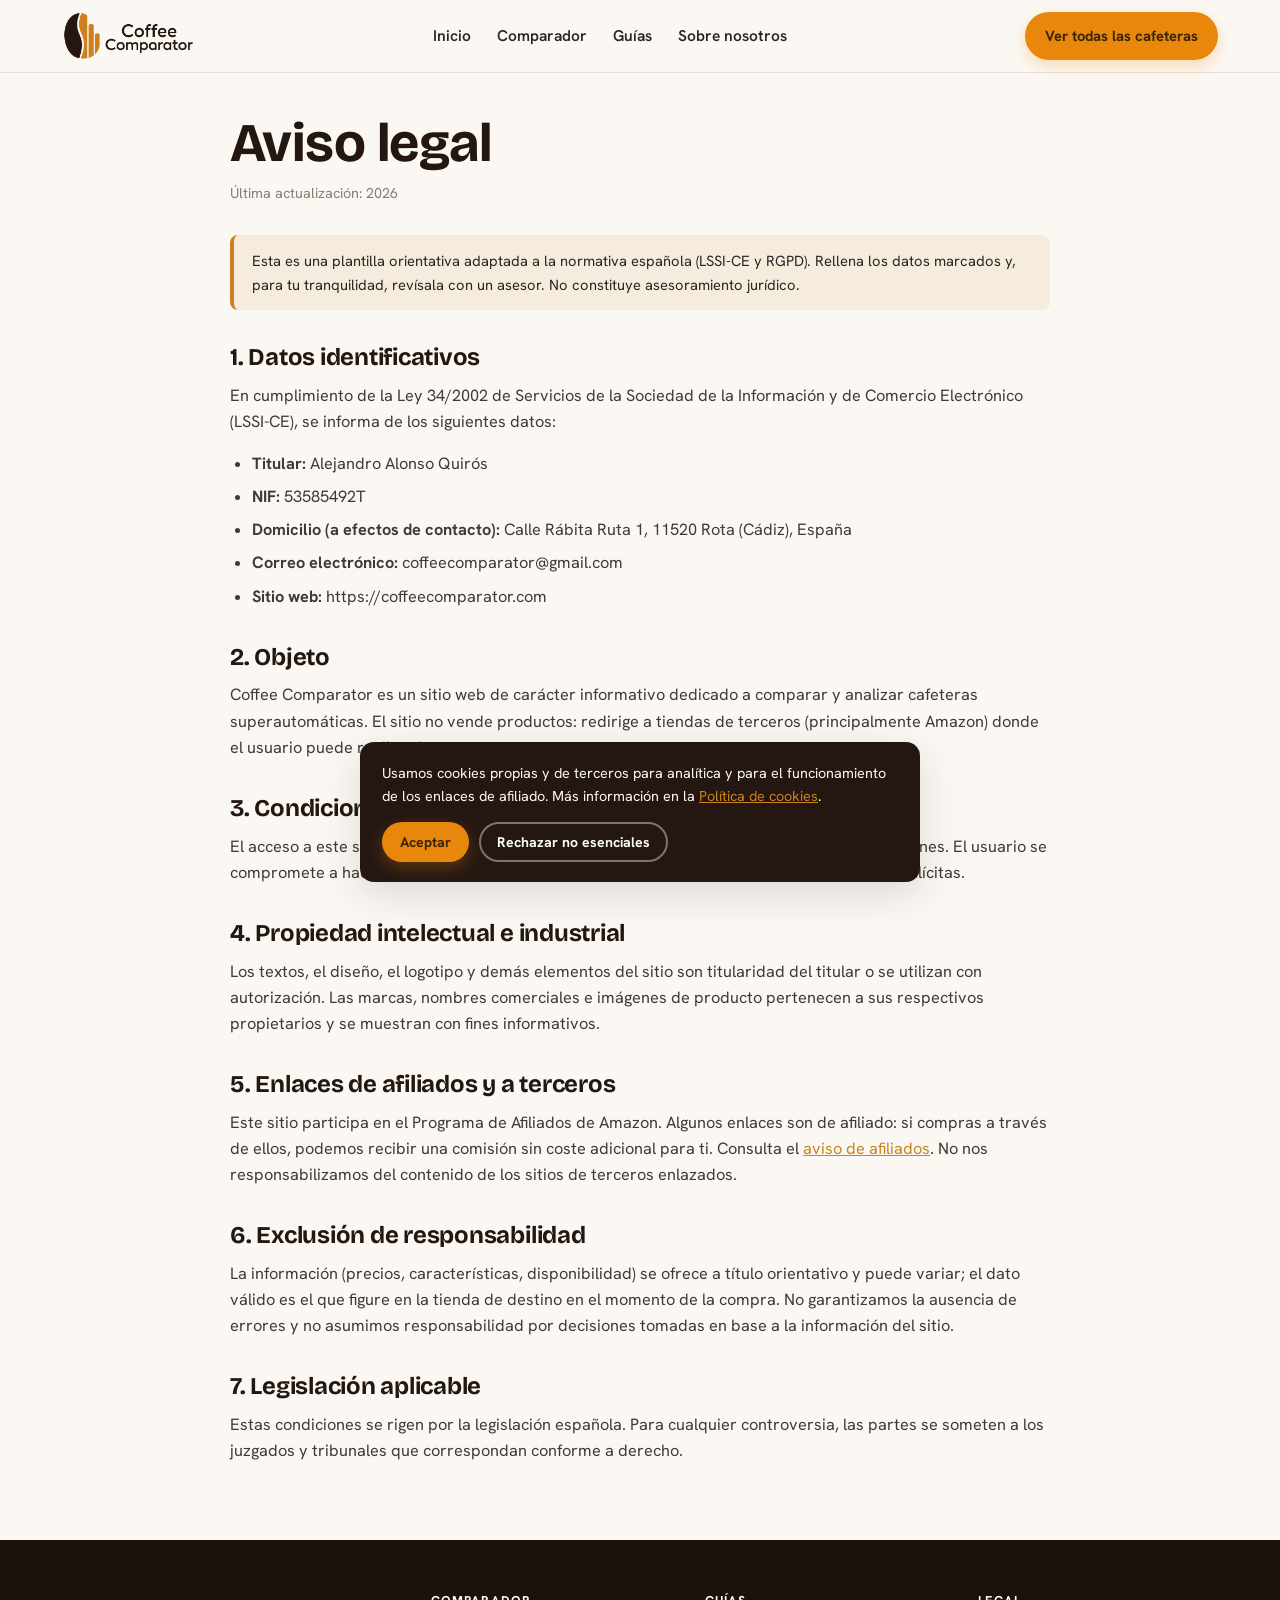
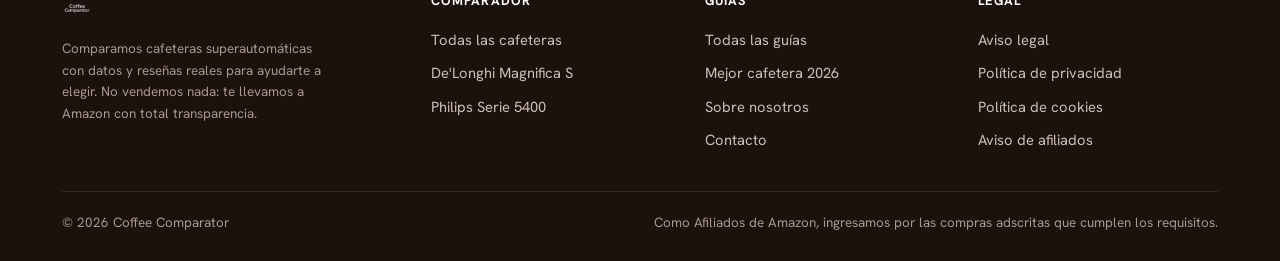
<file: legal/aviso-legal.html>
<!DOCTYPE html>
<html lang="es">
<head>
<meta charset="UTF-8">
<meta name="viewport" content="width=device-width, initial-scale=1">
<title>Aviso legal | Coffee Comparator</title>
<meta name="description" content="Aviso legal y condiciones de uso de Coffee Comparator.">
<link rel="canonical" href="https://coffeecomparator.com/legal/aviso-legal.html">
<meta property="og:type" content="website">
<meta property="og:locale" content="es_ES">
<meta property="og:title" content="Aviso legal | Coffee Comparator">
<meta property="og:description" content="Aviso legal y condiciones de uso de Coffee Comparator.">
<meta property="og:url" content="https://coffeecomparator.com/legal/aviso-legal.html">
<meta property="og:image" content="https://coffeecomparator.com/img/logo.png">
<link rel="icon" type="image/png" href="/img/favicon.png">
<link rel="preconnect" href="https://fonts.googleapis.com">
<link rel="preconnect" href="https://fonts.gstatic.com" crossorigin>
<link href="https://fonts.googleapis.com/css2?family=Bricolage+Grotesque:opsz,wght@12..96,600;12..96,700;12..96,800&family=Hanken+Grotesk:wght@400;500;600;700&display=swap" rel="stylesheet">
<link rel="stylesheet" href="/css/style.css">

</head>
<body>
<header class="header">
  <div class="contenedor">
    <a class="marca" href="/"><img src="/img/logo.png" alt="Coffee Comparator"></a>
    <nav class="nav" aria-label="Principal">
      <a href="/">Inicio</a>
      <a href="/comparador.html">Comparador</a>
      <a href="/blog/">Guías</a>
      <a href="/sobre-nosotros.html">Sobre nosotros</a>
    </nav>
    <div class="header-cta">
      <a class="btn btn-amber btn-ver" href="/comparador.html">Ver todas las cafeteras</a>
      <button class="menu-btn" aria-label="Abrir menú" aria-expanded="false"><span></span><span></span><span></span></button>
    </div>
  </div>
</header>
<main class="contenedor doc">
  <h1>Aviso legal</h1>
  <p class="meta">Última actualización: 2026</p>
  <div class="nota">Esta es una plantilla orientativa adaptada a la normativa española (LSSI-CE y RGPD). Rellena los datos marcados y, para tu tranquilidad, revísala con un asesor. No constituye asesoramiento jurídico.</div>

  <h2>1. Datos identificativos</h2>
  <p>En cumplimiento de la Ley 34/2002 de Servicios de la Sociedad de la Información y de Comercio Electrónico (LSSI-CE), se informa de los siguientes datos:</p>
  <ul>
    <li><strong>Titular:</strong> Alejandro Alonso Quirós</li>
    <li><strong>NIF:</strong> 53585492T</li>
    <li><strong>Domicilio (a efectos de contacto):</strong> Calle Rábita Ruta 1, 11520 Rota (Cádiz), España</li>
    <li><strong>Correo electrónico:</strong> coffeecomparator@gmail.com</li>
    <li><strong>Sitio web:</strong> https://coffeecomparator.com</li>
  </ul>

  <h2>2. Objeto</h2>
  <p>Coffee Comparator es un sitio web de carácter informativo dedicado a comparar y analizar cafeteras superautomáticas. El sitio no vende productos: redirige a tiendas de terceros (principalmente Amazon) donde el usuario puede realizar la compra.</p>

  <h2>3. Condiciones de uso</h2>
  <p>El acceso a este sitio es gratuito y atribuye la condición de usuario, que acepta estas condiciones. El usuario se compromete a hacer un uso adecuado de los contenidos y a no emplearlos para actividades ilícitas.</p>

  <h2>4. Propiedad intelectual e industrial</h2>
  <p>Los textos, el diseño, el logotipo y demás elementos del sitio son titularidad del titular o se utilizan con autorización. Las marcas, nombres comerciales e imágenes de producto pertenecen a sus respectivos propietarios y se muestran con fines informativos.</p>

  <h2>5. Enlaces de afiliados y a terceros</h2>
  <p>Este sitio participa en el Programa de Afiliados de Amazon. Algunos enlaces son de afiliado: si compras a través de ellos, podemos recibir una comisión sin coste adicional para ti. Consulta el <a href="/legal/aviso-afiliados.html">aviso de afiliados</a>. No nos responsabilizamos del contenido de los sitios de terceros enlazados.</p>

  <h2>6. Exclusión de responsabilidad</h2>
  <p>La información (precios, características, disponibilidad) se ofrece a título orientativo y puede variar; el dato válido es el que figure en la tienda de destino en el momento de la compra. No garantizamos la ausencia de errores y no asumimos responsabilidad por decisiones tomadas en base a la información del sitio.</p>

  <h2>7. Legislación aplicable</h2>
  <p>Estas condiciones se rigen por la legislación española. Para cualquier controversia, las partes se someten a los juzgados y tribunales que correspondan conforme a derecho.</p>
</main>
<footer class="footer">
  <div class="contenedor">
    <div class="footer-grid">
      <div>
        <img src="/img/logo-texto.png" alt="Coffee Comparator">
        <p class="disclosure">Comparamos cafeteras superautomáticas con datos y reseñas reales para ayudarte a elegir. No vendemos nada: te llevamos a Amazon con total transparencia.</p>
      </div>
      <div>
        <h4>Comparador</h4>
        <a href="/comparador.html">Todas las cafeteras</a>
        <a href="/cafeteras/delonghi-magnifica-s.html">De'Longhi Magnifica S</a>
        <a href="/cafeteras/philips-serie-5400.html">Philips Serie 5400</a>
      </div>
      <div>
        <h4>Guías</h4>
        <a href="/blog/">Todas las guías</a>
        <a href="/blog/mejor-cafetera-superautomatica.html">Mejor cafetera 2026</a>
        <a href="/sobre-nosotros.html">Sobre nosotros</a>
        <a href="/contacto.html">Contacto</a>
      </div>
      <div>
        <h4>Legal</h4>
        <a href="/legal/aviso-legal.html">Aviso legal</a>
        <a href="/legal/politica-privacidad.html">Política de privacidad</a>
        <a href="/legal/politica-cookies.html">Política de cookies</a>
        <a href="/legal/aviso-afiliados.html">Aviso de afiliados</a>
      </div>
    </div>
    <div class="footer-bottom">
      <span>© <span class="year">2026</span> Coffee Comparator</span>
      <span>Como Afiliados de Amazon, ingresamos por las compras adscritas que cumplen los requisitos.</span>
    </div>
  </div>
</footer>

<div class="cookies" id="cookies" role="dialog" aria-live="polite" aria-label="Aviso de cookies">
  <p>Usamos cookies propias y de terceros para analítica y para el funcionamiento de los enlaces de afiliado. Más información en la <a href="/legal/politica-cookies.html">Política de cookies</a>.</p>
  <div class="cookie-acc">
    <button class="btn btn-amber" data-cookie="accept">Aceptar</button>
    <button class="btn btn-ghost" data-cookie="reject" style="color:#fff;border-color:rgba(255,255,255,.4)">Rechazar no esenciales</button>
  </div>
</div>

<script src="/data/cafeteras.js"></script>
<script src="/js/main.js"></script>
</body>
</html>
</file>
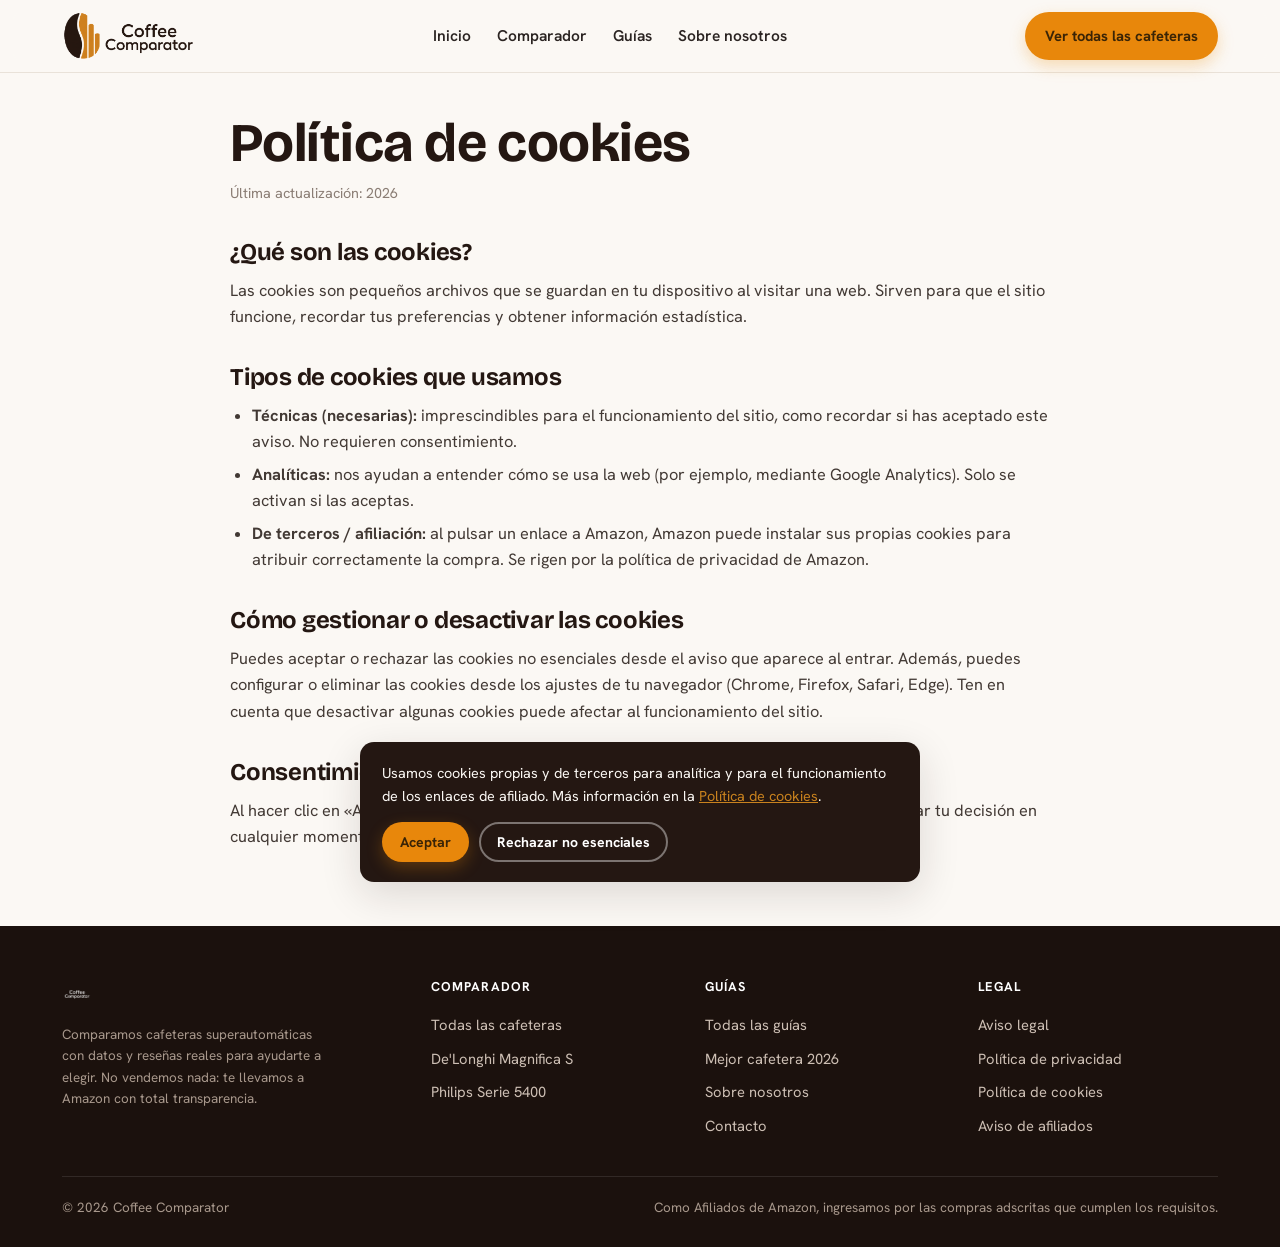
<file: legal/politica-cookies.html>
<!DOCTYPE html>
<html lang="es">
<head>
<meta charset="UTF-8">
<meta name="viewport" content="width=device-width, initial-scale=1">
<title>Política de cookies | Coffee Comparator</title>
<meta name="description" content="Información sobre las cookies que utiliza Coffee Comparator y cómo gestionarlas.">
<link rel="canonical" href="https://coffeecomparator.com/legal/politica-cookies.html">
<meta property="og:type" content="website">
<meta property="og:locale" content="es_ES">
<meta property="og:title" content="Política de cookies | Coffee Comparator">
<meta property="og:description" content="Información sobre las cookies que utiliza Coffee Comparator y cómo gestionarlas.">
<meta property="og:url" content="https://coffeecomparator.com/legal/politica-cookies.html">
<meta property="og:image" content="https://coffeecomparator.com/img/logo.png">
<link rel="icon" type="image/png" href="/img/favicon.png">
<link rel="preconnect" href="https://fonts.googleapis.com">
<link rel="preconnect" href="https://fonts.gstatic.com" crossorigin>
<link href="https://fonts.googleapis.com/css2?family=Bricolage+Grotesque:opsz,wght@12..96,600;12..96,700;12..96,800&family=Hanken+Grotesk:wght@400;500;600;700&display=swap" rel="stylesheet">
<link rel="stylesheet" href="/css/style.css">

</head>
<body>
<header class="header">
  <div class="contenedor">
    <a class="marca" href="/"><img src="/img/logo.png" alt="Coffee Comparator"></a>
    <nav class="nav" aria-label="Principal">
      <a href="/">Inicio</a>
      <a href="/comparador.html">Comparador</a>
      <a href="/blog/">Guías</a>
      <a href="/sobre-nosotros.html">Sobre nosotros</a>
    </nav>
    <div class="header-cta">
      <a class="btn btn-amber btn-ver" href="/comparador.html">Ver todas las cafeteras</a>
      <button class="menu-btn" aria-label="Abrir menú" aria-expanded="false"><span></span><span></span><span></span></button>
    </div>
  </div>
</header>
<main class="contenedor doc">
  <h1>Política de cookies</h1>
  <p class="meta">Última actualización: 2026</p>

  <h2>¿Qué son las cookies?</h2>
  <p>Las cookies son pequeños archivos que se guardan en tu dispositivo al visitar una web. Sirven para que el sitio funcione, recordar tus preferencias y obtener información estadística.</p>

  <h2>Tipos de cookies que usamos</h2>
  <ul>
    <li><strong>Técnicas (necesarias):</strong> imprescindibles para el funcionamiento del sitio, como recordar si has aceptado este aviso. No requieren consentimiento.</li>
    <li><strong>Analíticas:</strong> nos ayudan a entender cómo se usa la web (por ejemplo, mediante Google Analytics). Solo se activan si las aceptas.</li>
    <li><strong>De terceros / afiliación:</strong> al pulsar un enlace a Amazon, Amazon puede instalar sus propias cookies para atribuir correctamente la compra. Se rigen por la política de privacidad de Amazon.</li>
  </ul>

  <h2>Cómo gestionar o desactivar las cookies</h2>
  <p>Puedes aceptar o rechazar las cookies no esenciales desde el aviso que aparece al entrar. Además, puedes configurar o eliminar las cookies desde los ajustes de tu navegador (Chrome, Firefox, Safari, Edge). Ten en cuenta que desactivar algunas cookies puede afectar al funcionamiento del sitio.</p>

  <h2>Consentimiento</h2>
  <p>Al hacer clic en «Aceptar» consientes el uso de las cookies analíticas descritas. Puedes cambiar tu decisión en cualquier momento borrando las cookies de tu navegador y volviendo a cargar la web.</p>
</main>
<footer class="footer">
  <div class="contenedor">
    <div class="footer-grid">
      <div>
        <img src="/img/logo-texto.png" alt="Coffee Comparator">
        <p class="disclosure">Comparamos cafeteras superautomáticas con datos y reseñas reales para ayudarte a elegir. No vendemos nada: te llevamos a Amazon con total transparencia.</p>
      </div>
      <div>
        <h4>Comparador</h4>
        <a href="/comparador.html">Todas las cafeteras</a>
        <a href="/cafeteras/delonghi-magnifica-s.html">De'Longhi Magnifica S</a>
        <a href="/cafeteras/philips-serie-5400.html">Philips Serie 5400</a>
      </div>
      <div>
        <h4>Guías</h4>
        <a href="/blog/">Todas las guías</a>
        <a href="/blog/mejor-cafetera-superautomatica.html">Mejor cafetera 2026</a>
        <a href="/sobre-nosotros.html">Sobre nosotros</a>
        <a href="/contacto.html">Contacto</a>
      </div>
      <div>
        <h4>Legal</h4>
        <a href="/legal/aviso-legal.html">Aviso legal</a>
        <a href="/legal/politica-privacidad.html">Política de privacidad</a>
        <a href="/legal/politica-cookies.html">Política de cookies</a>
        <a href="/legal/aviso-afiliados.html">Aviso de afiliados</a>
      </div>
    </div>
    <div class="footer-bottom">
      <span>© <span class="year">2026</span> Coffee Comparator</span>
      <span>Como Afiliados de Amazon, ingresamos por las compras adscritas que cumplen los requisitos.</span>
    </div>
  </div>
</footer>

<div class="cookies" id="cookies" role="dialog" aria-live="polite" aria-label="Aviso de cookies">
  <p>Usamos cookies propias y de terceros para analítica y para el funcionamiento de los enlaces de afiliado. Más información en la <a href="/legal/politica-cookies.html">Política de cookies</a>.</p>
  <div class="cookie-acc">
    <button class="btn btn-amber" data-cookie="accept">Aceptar</button>
    <button class="btn btn-ghost" data-cookie="reject" style="color:#fff;border-color:rgba(255,255,255,.4)">Rechazar no esenciales</button>
  </div>
</div>

<script src="/data/cafeteras.js"></script>
<script src="/js/main.js"></script>
</body>
</html>
</file>
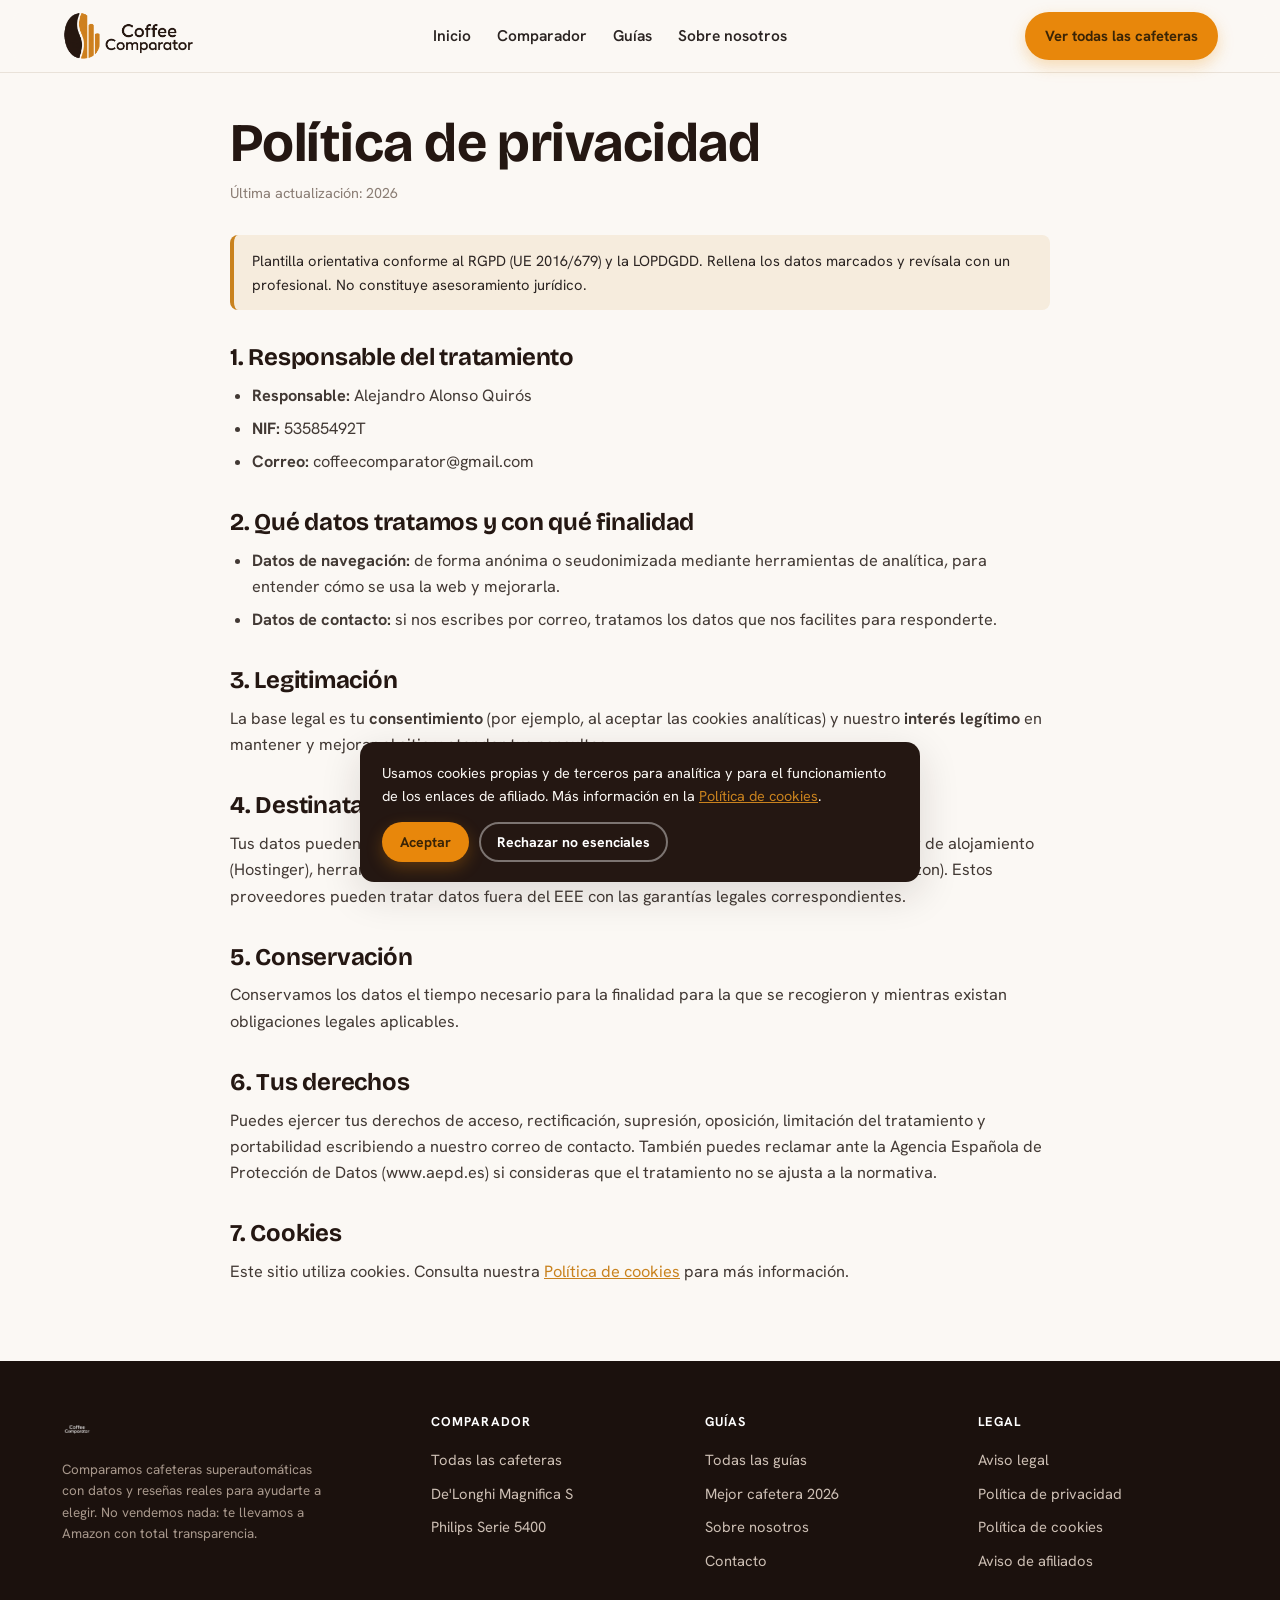
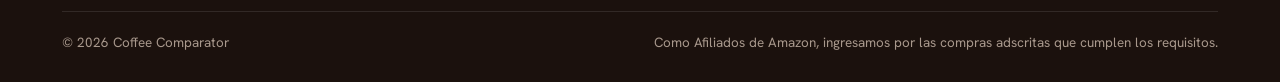
<file: legal/politica-privacidad.html>
<!DOCTYPE html>
<html lang="es">
<head>
<meta charset="UTF-8">
<meta name="viewport" content="width=device-width, initial-scale=1">
<title>Política de privacidad | Coffee Comparator</title>
<meta name="description" content="Cómo tratamos tus datos personales en Coffee Comparator conforme al RGPD.">
<link rel="canonical" href="https://coffeecomparator.com/legal/politica-privacidad.html">
<meta property="og:type" content="website">
<meta property="og:locale" content="es_ES">
<meta property="og:title" content="Política de privacidad | Coffee Comparator">
<meta property="og:description" content="Cómo tratamos tus datos personales en Coffee Comparator conforme al RGPD.">
<meta property="og:url" content="https://coffeecomparator.com/legal/politica-privacidad.html">
<meta property="og:image" content="https://coffeecomparator.com/img/logo.png">
<link rel="icon" type="image/png" href="/img/favicon.png">
<link rel="preconnect" href="https://fonts.googleapis.com">
<link rel="preconnect" href="https://fonts.gstatic.com" crossorigin>
<link href="https://fonts.googleapis.com/css2?family=Bricolage+Grotesque:opsz,wght@12..96,600;12..96,700;12..96,800&family=Hanken+Grotesk:wght@400;500;600;700&display=swap" rel="stylesheet">
<link rel="stylesheet" href="/css/style.css">

</head>
<body>
<header class="header">
  <div class="contenedor">
    <a class="marca" href="/"><img src="/img/logo.png" alt="Coffee Comparator"></a>
    <nav class="nav" aria-label="Principal">
      <a href="/">Inicio</a>
      <a href="/comparador.html">Comparador</a>
      <a href="/blog/">Guías</a>
      <a href="/sobre-nosotros.html">Sobre nosotros</a>
    </nav>
    <div class="header-cta">
      <a class="btn btn-amber btn-ver" href="/comparador.html">Ver todas las cafeteras</a>
      <button class="menu-btn" aria-label="Abrir menú" aria-expanded="false"><span></span><span></span><span></span></button>
    </div>
  </div>
</header>
<main class="contenedor doc">
  <h1>Política de privacidad</h1>
  <p class="meta">Última actualización: 2026</p>
  <div class="nota">Plantilla orientativa conforme al RGPD (UE 2016/679) y la LOPDGDD. Rellena los datos marcados y revísala con un profesional. No constituye asesoramiento jurídico.</div>

  <h2>1. Responsable del tratamiento</h2>
  <ul>
    <li><strong>Responsable:</strong> Alejandro Alonso Quirós</li>
    <li><strong>NIF:</strong> 53585492T</li>
    <li><strong>Correo:</strong> coffeecomparator@gmail.com</li>
  </ul>

  <h2>2. Qué datos tratamos y con qué finalidad</h2>
  <ul>
    <li><strong>Datos de navegación:</strong> de forma anónima o seudonimizada mediante herramientas de analítica, para entender cómo se usa la web y mejorarla.</li>
    <li><strong>Datos de contacto:</strong> si nos escribes por correo, tratamos los datos que nos facilites para responderte.</li>
  </ul>

  <h2>3. Legitimación</h2>
  <p>La base legal es tu <strong>consentimiento</strong> (por ejemplo, al aceptar las cookies analíticas) y nuestro <strong>interés legítimo</strong> en mantener y mejorar el sitio y atender tus consultas.</p>

  <h2>4. Destinatarios</h2>
  <p>Tus datos pueden ser tratados por proveedores que nos prestan servicio, como el proveedor de alojamiento (Hostinger), herramientas de analítica (por ejemplo, Google) y la plataforma de afiliación (Amazon). Estos proveedores pueden tratar datos fuera del EEE con las garantías legales correspondientes.</p>

  <h2>5. Conservación</h2>
  <p>Conservamos los datos el tiempo necesario para la finalidad para la que se recogieron y mientras existan obligaciones legales aplicables.</p>

  <h2>6. Tus derechos</h2>
  <p>Puedes ejercer tus derechos de acceso, rectificación, supresión, oposición, limitación del tratamiento y portabilidad escribiendo a nuestro correo de contacto. También puedes reclamar ante la Agencia Española de Protección de Datos (www.aepd.es) si consideras que el tratamiento no se ajusta a la normativa.</p>

  <h2>7. Cookies</h2>
  <p>Este sitio utiliza cookies. Consulta nuestra <a href="/legal/politica-cookies.html">Política de cookies</a> para más información.</p>
</main>
<footer class="footer">
  <div class="contenedor">
    <div class="footer-grid">
      <div>
        <img src="/img/logo-texto.png" alt="Coffee Comparator">
        <p class="disclosure">Comparamos cafeteras superautomáticas con datos y reseñas reales para ayudarte a elegir. No vendemos nada: te llevamos a Amazon con total transparencia.</p>
      </div>
      <div>
        <h4>Comparador</h4>
        <a href="/comparador.html">Todas las cafeteras</a>
        <a href="/cafeteras/delonghi-magnifica-s.html">De'Longhi Magnifica S</a>
        <a href="/cafeteras/philips-serie-5400.html">Philips Serie 5400</a>
      </div>
      <div>
        <h4>Guías</h4>
        <a href="/blog/">Todas las guías</a>
        <a href="/blog/mejor-cafetera-superautomatica.html">Mejor cafetera 2026</a>
        <a href="/sobre-nosotros.html">Sobre nosotros</a>
        <a href="/contacto.html">Contacto</a>
      </div>
      <div>
        <h4>Legal</h4>
        <a href="/legal/aviso-legal.html">Aviso legal</a>
        <a href="/legal/politica-privacidad.html">Política de privacidad</a>
        <a href="/legal/politica-cookies.html">Política de cookies</a>
        <a href="/legal/aviso-afiliados.html">Aviso de afiliados</a>
      </div>
    </div>
    <div class="footer-bottom">
      <span>© <span class="year">2026</span> Coffee Comparator</span>
      <span>Como Afiliados de Amazon, ingresamos por las compras adscritas que cumplen los requisitos.</span>
    </div>
  </div>
</footer>

<div class="cookies" id="cookies" role="dialog" aria-live="polite" aria-label="Aviso de cookies">
  <p>Usamos cookies propias y de terceros para analítica y para el funcionamiento de los enlaces de afiliado. Más información en la <a href="/legal/politica-cookies.html">Política de cookies</a>.</p>
  <div class="cookie-acc">
    <button class="btn btn-amber" data-cookie="accept">Aceptar</button>
    <button class="btn btn-ghost" data-cookie="reject" style="color:#fff;border-color:rgba(255,255,255,.4)">Rechazar no esenciales</button>
  </div>
</div>

<script src="/data/cafeteras.js"></script>
<script src="/js/main.js"></script>
</body>
</html>
</file>
<file: css/style.css>
/* ============================================================
   Coffee Comparator — Sistema de diseño "Espresso & Crema"
   ============================================================ */

:root{
  /* Marca */
  --espresso:#241712;
  --espresso-deep:#1B110D;
  --crema:#C9821E;
  --crema-soft:#F6ECDD;
  --porcelana:#FBF8F4;
  --blanco:#FFFFFF;

  /* Funcionales */
  --amber:#E8870B;
  --amber-dark:#C9740A;
  --verde:#1F9D55;
  --verde-soft:#E7F4ED;
  --rojo:#D14343;
  --rojo-soft:#FBECEC;

  /* Texto y líneas */
  --tinta:#2B2422;
  --muted:#8A7D74;
  --borde:#E9E2D9;

  /* Sistema */
  --radio:14px;
  --radio-s:10px;
  --sombra:0 1px 2px rgba(36,23,18,.04), 0 8px 24px rgba(36,23,18,.06);
  --sombra-fuerte:0 12px 40px rgba(36,23,18,.14);
  --maxw:1200px;
  --fuente-display:"Bricolage Grotesque", Georgia, serif;
  --fuente-texto:"Hanken Grotesk", system-ui, -apple-system, sans-serif;
}

*{box-sizing:border-box;margin:0;padding:0}
html{scroll-behavior:smooth}
body{
  font-family:var(--fuente-texto);
  color:var(--tinta);
  background:var(--porcelana);
  line-height:1.6;
  font-size:17px;
  -webkit-font-smoothing:antialiased;
  text-rendering:optimizeLegibility;
}
img{max-width:100%;height:auto;display:block}
a{color:inherit;text-decoration:none}
ul{list-style:none}

h1,h2,h3,h4{font-family:var(--fuente-display);font-weight:700;line-height:1.12;color:var(--espresso);letter-spacing:-.01em}
h1{font-size:clamp(2.1rem,5vw,3.4rem)}
h2{font-size:clamp(1.6rem,3.4vw,2.4rem)}
h3{font-size:1.25rem}
p{margin:0 0 1rem}
.tnum{font-variant-numeric:tabular-nums}

.contenedor{max-width:var(--maxw);margin:0 auto;padding:0 22px}
.seccion{padding:72px 0}
.eyebrow{
  display:inline-flex;align-items:center;gap:8px;
  font-size:.8rem;font-weight:700;letter-spacing:.08em;text-transform:uppercase;
  color:var(--crema);margin-bottom:14px;
}
.eyebrow::before{content:"";width:22px;height:2px;background:var(--crema);border-radius:2px}
.centrado{text-align:center}
.centrado .eyebrow::before{display:none}

/* ---------- Botones ---------- */
.btn{
  display:inline-flex;align-items:center;justify-content:center;gap:9px;
  font-family:var(--fuente-texto);font-weight:700;font-size:1rem;
  padding:13px 22px;border-radius:999px;border:2px solid transparent;
  cursor:pointer;transition:transform .15s ease, box-shadow .15s ease, background .15s ease;
  white-space:nowrap;
}
.btn-amber{background:var(--amber);color:#3a2406;box-shadow:0 6px 16px rgba(232,135,11,.28)}
.btn-amber:hover{background:var(--amber-dark);transform:translateY(-2px)}
.btn-espresso{background:var(--espresso);color:var(--porcelana)}
.btn-espresso:hover{background:#3a2419;transform:translateY(-2px)}
.btn-ghost{background:transparent;color:var(--espresso);border-color:var(--borde)}
.btn-ghost:hover{border-color:var(--espresso);background:var(--blanco)}
.btn-bloque{width:100%}
.btn svg{width:18px;height:18px}

/* ---------- Header ---------- */
.header{
  position:sticky;top:0;z-index:50;
  background:rgba(251,248,244,.86);backdrop-filter:blur(10px);
  border-bottom:1px solid var(--borde);
}
.header .contenedor{display:flex;align-items:center;justify-content:space-between;height:72px;gap:18px}
.marca{display:flex;align-items:center;gap:10px}
.marca img{height:50px;width:auto}
.nav{display:flex;align-items:center;gap:26px}
.nav a{font-weight:600;font-size:.97rem;color:var(--tinta);transition:color .15s}
.nav a:hover,.nav a.activo{color:var(--crema)}
.header-cta{display:flex;align-items:center;gap:12px}
.header-cta .btn{padding:10px 18px;font-size:.92rem}
.menu-btn{display:none;background:none;border:none;cursor:pointer;padding:6px}
.menu-btn span{display:block;width:24px;height:2px;background:var(--espresso);margin:5px 0;border-radius:2px;transition:.2s}

/* ---------- Hero ---------- */
.hero{
  position:relative;overflow:hidden;
  background:
    radial-gradient(1100px 460px at 78% -8%, rgba(201,130,30,.16), transparent 60%),
    var(--porcelana);
  padding:78px 0 64px;
}
.hero-grid{display:grid;grid-template-columns:1.05fr .95fr;gap:54px;align-items:center}
.hero h1{margin-bottom:18px}
.hero h1 em{font-style:normal;color:var(--crema)}
.hero .lede{font-size:1.18rem;color:#4a3f39;max-width:34ch;margin-bottom:26px}
.hero-cta{display:flex;flex-wrap:wrap;gap:12px;margin-bottom:22px}
.hero-tags{display:flex;flex-wrap:wrap;gap:18px;color:var(--muted);font-size:.92rem;font-weight:600}
.hero-tags span{display:inline-flex;align-items:center;gap:7px}
.hero-tags svg{width:16px;height:16px;color:var(--verde)}

/* Tarjeta-firma del hero: el comparador en miniatura */
.vs-card{
  background:var(--blanco);border:1px solid var(--borde);border-radius:var(--radio);
  box-shadow:var(--sombra-fuerte);padding:20px;
}
.vs-card .vs-head{display:flex;justify-content:space-between;align-items:center;margin-bottom:14px}
.vs-card .vs-head strong{font-family:var(--fuente-display);font-size:1.05rem}
.vs-card .vs-head small{color:var(--muted);font-weight:600}
.vs-row{display:grid;grid-template-columns:1.3fr 1fr 1fr;align-items:center;gap:8px;padding:10px 0;border-top:1px solid var(--borde);font-size:.92rem}
.vs-row .lab{color:var(--muted);font-weight:600}
.vs-cell{text-align:center;font-weight:700;padding:6px 4px;border-radius:8px}
.vs-cell.win{background:var(--verde-soft);color:#13713c}
.vs-cell.win::after{content:" ✓";color:var(--verde)}
.vs-foot{display:grid;grid-template-columns:1fr 1fr;gap:8px;margin-top:14px}
.vs-foot .mini{font-size:.82rem;text-align:center;background:var(--amber);color:#3a2406;font-weight:700;padding:9px;border-radius:8px}

/* ---------- Tira de confianza ---------- */
.trust{background:var(--espresso);color:var(--porcelana)}
.trust .contenedor{display:flex;flex-wrap:wrap;justify-content:center;gap:14px 40px;padding:20px 22px}
.trust div{display:inline-flex;align-items:center;gap:10px;font-weight:600;font-size:.96rem}
.trust svg{width:20px;height:20px;color:var(--crema)}

/* ---------- Grid de cards de producto ---------- */
.grid{display:grid;gap:22px}
.grid-3{grid-template-columns:repeat(3,1fr)}
.grid-2{grid-template-columns:repeat(2,1fr)}

.card{
  background:var(--blanco);border:1px solid var(--borde);border-radius:var(--radio);
  box-shadow:var(--sombra);overflow:hidden;display:flex;flex-direction:column;
  transition:transform .18s ease, box-shadow .18s ease;
}
.card:hover{transform:translateY(-4px);box-shadow:var(--sombra-fuerte)}
.card-img{background:#fff;padding:22px;aspect-ratio:4/3;display:flex;align-items:center;justify-content:center}
.card-img img{max-height:100%;object-fit:contain;mix-blend-mode:multiply}
.card-body{padding:18px 20px 20px;display:flex;flex-direction:column;flex:1}
.badge{
  align-self:flex-start;font-size:.74rem;font-weight:700;letter-spacing:.03em;text-transform:uppercase;
  background:var(--crema-soft);color:#8a560f;padding:4px 10px;border-radius:999px;margin-bottom:10px;
}
.card h3{font-size:1.12rem;margin-bottom:6px;line-height:1.2}
.stars{color:var(--crema);font-size:.95rem;letter-spacing:1px}
.stars small{color:var(--muted);font-size:.82rem;margin-left:6px;letter-spacing:0}
.card .precio{font-family:var(--fuente-display);font-size:1.5rem;color:var(--espresso);margin:10px 0 4px}
.card .precio small{font-size:.8rem;color:var(--muted);font-weight:600}
.card .resumen{font-size:.92rem;color:#5a504a;margin-bottom:16px;flex:1}
.card .acciones{display:flex;flex-direction:column;gap:8px}
.link-mas{font-weight:700;color:var(--espresso);font-size:.9rem;text-align:center;padding:8px}
.link-mas:hover{color:var(--crema)}

/* ---------- Banda comparador ---------- */
.banda{background:linear-gradient(135deg,var(--crema) 0%, #b06f14 100%);color:#fff}
.banda .contenedor{display:flex;align-items:center;justify-content:space-between;gap:30px;padding:46px 22px;flex-wrap:wrap}
.banda h2{color:#fff;margin-bottom:6px}
.banda p{color:rgba(255,255,255,.92);margin:0;max-width:48ch}

/* ---------- Guía / pasos ---------- */
.pasos{display:grid;grid-template-columns:repeat(3,1fr);gap:22px;margin-top:36px}
.paso{background:var(--blanco);border:1px solid var(--borde);border-radius:var(--radio);padding:24px}
.paso .num{font-family:var(--fuente-display);font-size:1.1rem;color:#fff;background:var(--espresso);width:38px;height:38px;display:flex;align-items:center;justify-content:center;border-radius:10px;margin-bottom:14px}
.paso h3{margin-bottom:6px}
.paso p{font-size:.94rem;color:#5a504a;margin:0}

/* ---------- Blog teasers ---------- */
.post{display:flex;flex-direction:column;background:var(--blanco);border:1px solid var(--borde);border-radius:var(--radio);overflow:hidden;box-shadow:var(--sombra);transition:transform .18s,box-shadow .18s}
.post:hover{transform:translateY(-4px);box-shadow:var(--sombra-fuerte)}
.post .post-body{padding:22px}
.post .cat{font-size:.78rem;font-weight:700;text-transform:uppercase;letter-spacing:.04em;color:var(--crema)}
.post h3{margin:8px 0;font-size:1.18rem}
.post p{font-size:.93rem;color:#5a504a;margin:0}

/* ---------- Footer ---------- */
.footer{background:var(--espresso-deep);color:#cdbfb4;padding:54px 0 28px;font-size:.92rem}
.footer-grid{display:grid;grid-template-columns:1.4fr 1fr 1fr 1fr;gap:34px;margin-bottom:34px}
.footer img{height:30px;margin-bottom:14px;filter:brightness(0) invert(1);opacity:.92}
.footer h4{color:#fff;font-family:var(--fuente-texto);font-size:.8rem;text-transform:uppercase;letter-spacing:.08em;margin-bottom:14px}
.footer a{color:#cdbfb4;display:block;padding:5px 0;transition:color .15s}
.footer a:hover{color:var(--crema)}
.footer .disclosure{font-size:.84rem;line-height:1.6;color:#a8988c;max-width:34ch}
.footer-bottom{border-top:1px solid rgba(255,255,255,.1);padding-top:20px;display:flex;justify-content:space-between;flex-wrap:wrap;gap:12px;color:#a8988c;font-size:.84rem}

/* ---------- Cookie banner ---------- */
.cookies{
  position:fixed;left:18px;right:18px;bottom:18px;z-index:80;max-width:560px;margin:0 auto;
  background:var(--espresso);color:var(--porcelana);border-radius:var(--radio);
  box-shadow:var(--sombra-fuerte);padding:20px 22px;display:none;
}
.cookies.show{display:block}
.cookies p{font-size:.9rem;margin-bottom:14px}
.cookies a{color:var(--crema);text-decoration:underline}
.cookies .cookie-acc{display:flex;gap:10px;flex-wrap:wrap}
.cookies .btn{padding:9px 16px;font-size:.88rem}

/* ============================================================
   COMPARADOR
   ============================================================ */
.cmp-intro{padding:54px 0 10px}
.cmp-toolbar{display:flex;flex-wrap:wrap;gap:12px;align-items:center;justify-content:space-between;margin:22px 0}
.cmp-toolbar .orden{display:flex;align-items:center;gap:10px;font-weight:600;font-size:.92rem;color:var(--muted)}
.cmp-toolbar select{font-family:inherit;font-size:.95rem;padding:9px 14px;border:1px solid var(--borde);border-radius:999px;background:#fff;color:var(--tinta);font-weight:600}
.cmp-scroll{overflow-x:auto;border:1px solid var(--borde);border-radius:var(--radio);background:#fff;box-shadow:var(--sombra);-webkit-overflow-scrolling:touch}
table.cmp{border-collapse:collapse;width:100%;min-width:760px}
table.cmp th,table.cmp td{padding:14px 14px;text-align:center;border-bottom:1px solid var(--borde);font-size:.95rem}
table.cmp thead th{position:sticky;top:0;background:var(--porcelana);z-index:5;vertical-align:bottom}
table.cmp .attr{
  position:sticky;left:0;z-index:6;background:#fff;text-align:left;font-weight:700;color:var(--espresso);
  min-width:170px;box-shadow:1px 0 0 var(--borde);
}
table.cmp thead .attr{z-index:7;background:var(--porcelana)}
.cmp-prod img{height:78px;object-fit:contain;margin:0 auto 8px;mix-blend-mode:multiply}
.cmp-prod .nombre{font-family:var(--fuente-display);font-size:1rem;line-height:1.15;color:var(--espresso);display:block;margin-bottom:4px}
.cmp-prod .pico{font-size:.78rem;color:var(--muted);font-weight:600}
td.win{background:var(--verde-soft);color:#13713c;font-weight:700}
td.win::after{content:" ✓";color:var(--verde);font-weight:700}
.cmp-precio{font-family:var(--fuente-display);font-size:1.25rem;color:var(--espresso)}
.si{color:var(--verde);font-weight:700}
.no{color:var(--rojo);font-weight:700}
.cmp-buy .btn{width:100%;padding:11px 10px;font-size:.9rem}
.cmp-nota{font-size:.85rem;color:var(--muted);margin-top:14px}

/* ============================================================
   FICHA
   ============================================================ */
.breadcrumb{font-size:.85rem;color:var(--muted);padding:22px 0 0}
.breadcrumb a:hover{color:var(--crema)}
.breadcrumb span{margin:0 6px}
.ficha-top{display:grid;grid-template-columns:1fr 1.05fr;gap:46px;padding:26px 0 14px;align-items:start}
.ficha-foto{background:#fff;border:1px solid var(--borde);border-radius:var(--radio);padding:34px;display:flex;align-items:center;justify-content:center;aspect-ratio:1/1}
.ficha-foto img{max-height:100%;object-fit:contain;mix-blend-mode:multiply}
.ficha-info .badge{margin-bottom:14px}
.ficha-info h1{font-size:clamp(1.7rem,3.6vw,2.5rem);margin-bottom:10px}
.ficha-rating{display:flex;align-items:center;gap:12px;margin-bottom:14px}
.ficha-rating .stars{font-size:1.1rem}
.ideal{background:var(--crema-soft);border-radius:var(--radio-s);padding:12px 16px;font-size:.96rem;margin:14px 0 18px}
.ideal strong{color:#8a560f}
.precio-box{display:flex;align-items:baseline;gap:12px;margin:6px 0 16px}
.precio-box .big{font-family:var(--fuente-display);font-size:2.2rem;color:var(--espresso)}
.precio-box small{color:var(--muted)}
.ficha-cta .btn{margin-bottom:10px}
.ficha-cta .aviso{font-size:.8rem;color:var(--muted);text-align:center}

/* pros y contras */
.pcs{display:grid;grid-template-columns:1fr 1fr;gap:22px;margin:14px 0}
.pc{border-radius:var(--radio);padding:20px 22px}
.pc.pro{background:var(--verde-soft)}
.pc.con{background:var(--rojo-soft)}
.pc h3{font-size:1.05rem;margin-bottom:12px}
.pc.pro h3{color:#13713c}
.pc.con h3{color:#9e2b2b}
.pc li{position:relative;padding-left:26px;margin-bottom:9px;font-size:.95rem}
.pc.pro li::before{content:"✓";position:absolute;left:0;color:var(--verde);font-weight:700}
.pc.con li::before{content:"✕";position:absolute;left:0;color:var(--rojo);font-weight:700}

.bloque{padding:34px 0}
.bloque h2{margin-bottom:18px}
table.specs{width:100%;border-collapse:collapse;background:#fff;border:1px solid var(--borde);border-radius:var(--radio);overflow:hidden}
table.specs td{padding:13px 18px;border-bottom:1px solid var(--borde);font-size:.96rem}
table.specs tr td:first-child{font-weight:700;color:var(--espresso);width:42%;background:var(--porcelana)}
table.specs tr:last-child td{border-bottom:none}

/* reseñas */
.reseñas{display:grid;grid-template-columns:repeat(2,1fr);gap:18px}
.reseña{background:#fff;border:1px solid var(--borde);border-radius:var(--radio);padding:20px}
.reseña .top{display:flex;justify-content:space-between;align-items:center;margin-bottom:8px}
.reseña .top .stars{font-size:.95rem}
.reseña .top .quien{font-weight:700;font-size:.9rem}
.reseña p{font-size:.93rem;color:#4a403a;margin:0;font-style:italic}
.verdicto{background:var(--espresso);color:var(--porcelana);border-radius:var(--radio);padding:30px 32px}
.verdicto h2{color:#fff}
.verdicto p{color:#e4d8cd;margin-bottom:0}

/* sticky compra móvil */
.buy-movil{display:none;position:fixed;left:0;right:0;bottom:0;z-index:60;background:#fff;border-top:1px solid var(--borde);padding:12px 16px;align-items:center;justify-content:space-between;gap:12px;box-shadow:0 -6px 20px rgba(36,23,18,.1)}
.buy-movil .p{font-family:var(--fuente-display);font-size:1.2rem;color:var(--espresso)}
.buy-movil .btn{padding:11px 18px}

/* ============================================================
   CONTENIDO (legal / blog / páginas de texto)
   ============================================================ */
.doc{max-width:820px;margin:0 auto;padding:40px 0 60px}
.doc h1{margin-bottom:8px}
.doc .meta{color:var(--muted);font-size:.9rem;margin-bottom:30px}
.doc h2{font-size:1.5rem;margin:34px 0 12px}
.doc h3{font-size:1.15rem;margin:22px 0 8px}
.doc p,.doc li{color:#423934;font-size:1.02rem}
.doc ul{list-style:disc;padding-left:22px;margin-bottom:1rem}
.doc li{margin-bottom:7px}
.doc a{color:var(--crema);text-decoration:underline}
.doc .nota{background:var(--crema-soft);border-left:4px solid var(--crema);padding:14px 18px;border-radius:8px;font-size:.92rem;margin:18px 0}
.doc .relleno{background:#fff7e8;border:1px dashed var(--crema);padding:2px 8px;border-radius:6px;font-weight:700;color:#8a560f}

/* ============================================================
   RESPONSIVE
   ============================================================ */
@media(max-width:900px){
  .hero-grid{grid-template-columns:1fr;gap:34px}
  .vs-card{max-width:460px}
  .grid-3,.pasos,.reseñas{grid-template-columns:1fr 1fr}
  .footer-grid{grid-template-columns:1fr 1fr;gap:28px}
  .ficha-top{grid-template-columns:1fr;gap:24px}
  .pcs{grid-template-columns:1fr}
}
@media(max-width:680px){
  body{font-size:16px}
  .seccion{padding:52px 0}
  .nav{
    display:none;position:absolute;top:72px;left:0;right:0;
    flex-direction:column;align-items:flex-start;gap:0;
    background:var(--porcelana);border-bottom:1px solid var(--borde);padding:8px 22px 16px;
  }
  .nav.abierto{display:flex}
  .nav a{padding:12px 0;width:100%;border-bottom:1px solid var(--borde)}
  .menu-btn{display:block}
  .header-cta .btn-ver{display:none}
  .grid-3,.grid-2,.pasos,.reseñas{grid-template-columns:1fr}
  .footer-grid{grid-template-columns:1fr 1fr}
  .banda .contenedor{flex-direction:column;align-items:flex-start;text-align:left}
  .buy-movil{display:flex}
}
@media(prefers-reduced-motion:reduce){
  *{animation:none!important;transition:none!important;scroll-behavior:auto!important}
}
:focus-visible{outline:3px solid var(--crema);outline-offset:2px;border-radius:4px}
</file>
